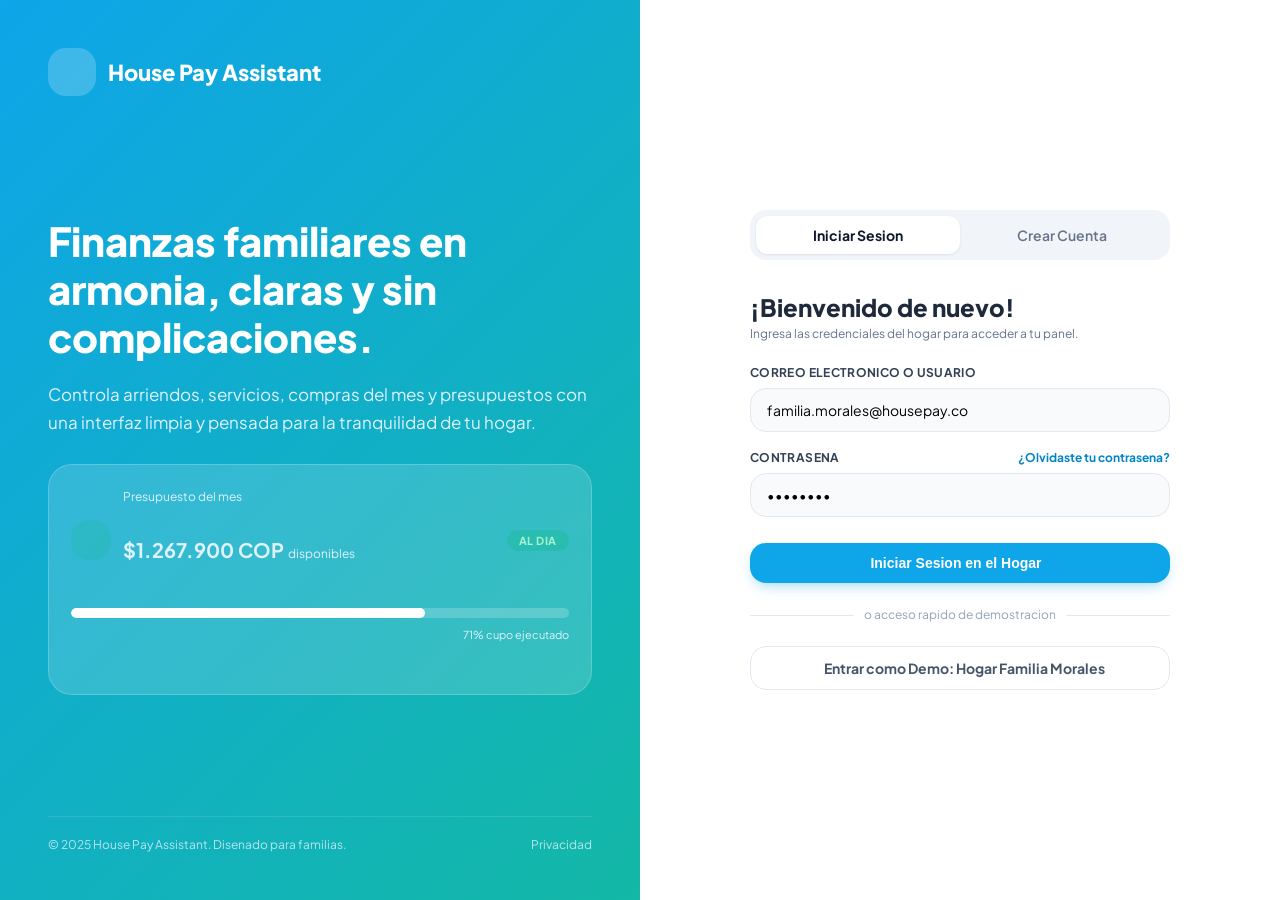
<file: index.html>
<!DOCTYPE html>
<html lang="es">
<head>
  <meta charset="UTF-8">
  <meta name="viewport" content="width=device-width, initial-scale=1.0">
  <title>Iniciar Sesion - House Pay Assistant</title>
  <link rel="preconnect" href="https://fonts.googleapis.com">
  <link href="https://fonts.googleapis.com/css2?family=Plus+Jakarta+Sans:wght@300;400;500;600;700;800&display=swap" rel="stylesheet">
  <link rel="stylesheet" href="styles.css">
</head>
<body>

  <main class="pantalla-acceso">

    <section class="panel-visual degradado-encabezado">
      <header class="marca">
        <div class="icono-redondo"><i class="fa-solid fa-house-chimney-user"></i></div>
        <span style="font-size:22px; font-weight:800;">House Pay Assistant</span>
      </header>

      <div>
        <h1>Finanzas familiares en armonia, claras y sin complicaciones.</h1>
        <p>Controla arriendos, servicios, compras del mes y presupuestos con una interfaz limpia y pensada para la tranquilidad de tu hogar.</p>

        <article class="tarjeta-flotante">
          <div style="display:flex; align-items:center; justify-content:space-between; margin-bottom:14px;">
            <div style="display:flex; align-items:center; gap:12px;">
              <div class="icono-redondo" style="width:40px; height:40px; background-color: rgba(16,185,129,0.2); color:#6ee7b7;">
                <i class="fa-solid fa-piggy-bank"></i>
              </div>
              <div>
                <p style="font-size:12px; color:#e0f2fe;">Presupuesto del mes</p>
                <p style="font-size:20px; font-weight:700;">$1.267.900 COP <span style="font-size:12px; font-weight:400;">disponibles</span></p>
              </div>
            </div>
            <span class="etiqueta" style="background-color: rgba(16,185,129,0.3); color:#a7f3d0;">Al dia</span>
          </div>
          <div class="progreso-fondo" style="background-color: rgba(255,255,255,0.2);">
            <div class="progreso-relleno" style="width:71%; background-color:#ffffff;"></div>
          </div>
          <p style="font-size:11px; color:#e0f2fe; text-align:right; margin-top:8px;">71% cupo ejecutado</p>
        </article>
      </div>

      <footer class="pie-panel-visual">
        <span>© 2025 House Pay Assistant. Disenado para familias.</span>
        <span>Privacidad</span>
      </footer>
    </section>

    <!-- Lado derecho, formulario -->
    <section class="panel-formulario">
      <div class="caja-formulario">

        <nav class="selector-pestanas">
          <a href="index.html" class="pestana pestana-activa" style="display:block;">Iniciar Sesion</a>
          <a href="registro.html" class="pestana" style="display:block;">Crear Cuenta</a>
        </nav>

        <h2 style="font-size:24px; font-weight:800; margin-bottom:4px;">¡Bienvenido de nuevo!</h2>
        <p class="texto-pequeno mb-24">Ingresa las credenciales del hogar para acceder a tu panel.</p>

        <form action="dashboard.html" method="get">
          <div class="campo">
            <label for="correo">Correo electronico o usuario</label>
            <input type="text" id="correo" value="familia.morales@housepay.co">
          </div>

          <div class="campo">
            <div style="display:flex; justify-content:space-between; align-items:center; margin-bottom:8px;">
              <label style="margin-bottom:0;" for="clave">Contrasena</label>
              <a href="mailto:soporte@housepay.co" style="font-size:12px; color:var(--azul-600); font-weight:700;">¿Olvidaste tu contrasena?</a>
            </div>
            <input type="password" id="clave" value="12345678">
          </div>

          <button type="submit" class="boton boton-primario" style="width:100%; margin-top:8px;">
            <span>Iniciar Sesion en el Hogar</span>
            <i class="fa-solid fa-arrow-right"></i>
          </button>
        </form>

        <div class="enlace-separador"><span>o acceso rapido de demostracion</span></div>

        <a href="dashboard.html" class="boton boton-secundario" style="width:100%;">
          <i class="fa-solid fa-wand-magic-sparkles" style="color:var(--azul-500);"></i>
          <span>Entrar como Demo: Hogar Familia Morales</span>
        </a>

      </div>
    </section>

  </main>

</body>
</html>
</file>
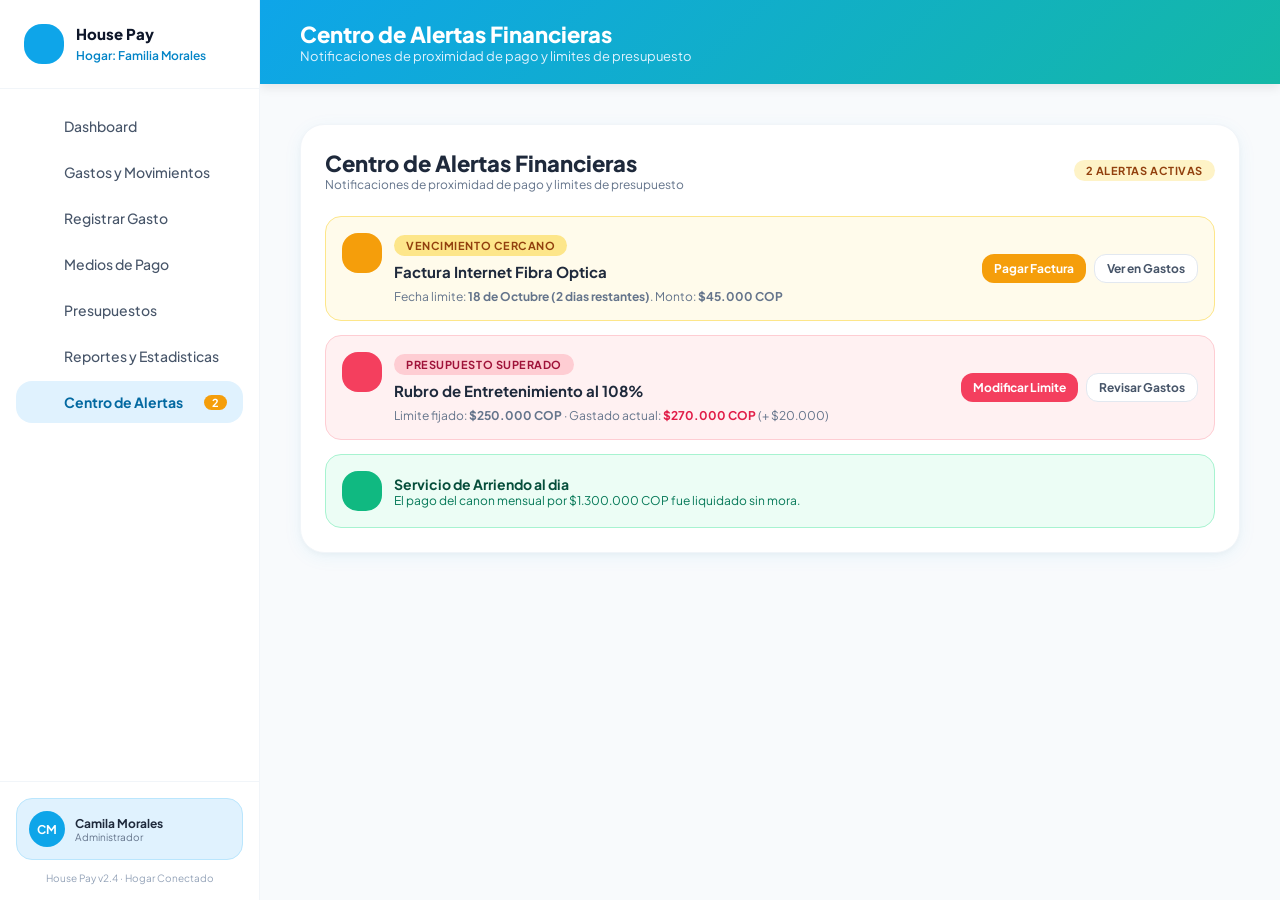
<file: alertas.html>
<!DOCTYPE html>
<html lang="es">
<head>
  <meta charset="UTF-8">
  <meta name="viewport" content="width=device-width, initial-scale=1.0">
  <title>Alertas - House Pay Assistant</title>
  <link rel="preconnect" href="https://fonts.googleapis.com">
  <link href="https://fonts.googleapis.com/css2?family=Plus+Jakarta+Sans:wght@300;400;500;600;700;800&display=swap" rel="stylesheet">
  <link rel="stylesheet" href="styles.css">
</head>
<body>
<div class="app">

  <aside class="barra-lateral">
    <div>
      <div class="logo-app">
        <div class="icono-redondo"><i class="fa-solid fa-house-chimney-user"></i></div>
        <div>
          <h2>House Pay</h2>
          <span>Hogar: Familia Morales</span>
        </div>
      </div>
      <nav class="menu-principal">
        <a href="dashboard.html" class="enlace-menu"><i class="fa-solid fa-grid-2"></i><span>Dashboard</span></a>
        <a href="gastos.html" class="enlace-menu"><i class="fa-solid fa-receipt"></i><span>Gastos y Movimientos</span></a>
        <a href="registrar.html" class="enlace-menu"><i class="fa-solid fa-circle-plus"></i><span>Registrar Gasto</span></a>
        <a href="medios.html" class="enlace-menu"><i class="fa-solid fa-credit-card"></i><span>Medios de Pago</span></a>
        <a href="presupuestos.html" class="enlace-menu"><i class="fa-solid fa-chart-pie"></i><span>Presupuestos</span></a>
        <a href="reportes.html" class="enlace-menu"><i class="fa-solid fa-chart-simple"></i><span>Reportes y Estadisticas</span></a>
        <a href="alertas.html" class="enlace-menu enlace-menu-activo"><i class="fa-solid fa-bell"></i><span>Centro de Alertas</span><span class="globo-aviso">2</span></a>
      </nav>
    </div>
    <div class="pie-lateral">
      <div class="tarjeta-usuario">
        <div style="display:flex; align-items:center; gap:10px;">
          <div class="avatar">CM</div>
          <div>
            <p style="font-size:12px; font-weight:700;">Camila Morales</p>
            <p style="font-size:10px; color:var(--gris-500);">Administrador</p>
          </div>
        </div>
        <a href="index.html" title="Cerrar sesion" style="color:var(--gris-400);"><i class="fa-solid fa-arrow-right-from-bracket"></i></a>
      </div>
      <p class="marca-agua">House Pay v2.4 · Hogar Conectado</p>
    </div>
  </aside>

  <main class="contenido">
    <header class="topbar degradado-encabezado">
      <div class="topbar-superior">
        <div>
          <h1>Centro de Alertas Financieras</h1>
          <p>Notificaciones de proximidad de pago y limites de presupuesto</p>
        </div>
      </div>
    </header>

    <div class="zona-vistas">
      <div class="tarjeta">

        <div style="display:flex; justify-content:space-between; align-items:center; margin-bottom:24px;">
          <div>
            <h3 style="font-size:22px; font-weight:800;">Centro de Alertas Financieras</h3>
            <p class="texto-pequeno">Notificaciones de proximidad de pago y limites de presupuesto</p>
          </div>
          <span class="etiqueta etiqueta-ambar">2 alertas activas</span>
        </div>

        <!-- Alerta 1 -->
        <div class="fila-pago fila-pago-urgente">
          <div style="display:flex; align-items:flex-start; gap:12px;">
            <div class="icono-pago" style="background-color:var(--ambar-500); flex-shrink:0;"><i class="fa-solid fa-clock"></i></div>
            <div>
              <span class="etiqueta" style="background-color:var(--ambar-200); color:var(--ambar-800);">Vencimiento cercano</span>
              <h5 style="font-size:15px; font-weight:700; margin-top:6px;">Factura Internet Fibra Optica</h5>
              <p class="texto-pequeno mt-8">Fecha limite: <strong>18 de Octubre (2 dias restantes)</strong>. Monto: <strong>$45.000 COP</strong></p>
            </div>
          </div>
          <div style="display:flex; gap:8px;">
            <a href="gastos.html" class="boton boton-pequeno" style="background-color:var(--ambar-500); color:#fff;">Pagar Factura</a>
            <a href="gastos.html" class="boton boton-secundario boton-pequeno">Ver en Gastos</a>
          </div>
        </div>

        <!-- Alerta 2 -->
        <div class="fila-pago" style="background-color:var(--rosa-50); border:1px solid var(--rosa-200);">
          <div style="display:flex; align-items:flex-start; gap:12px;">
            <div class="icono-pago" style="background-color:var(--rosa-500); flex-shrink:0;"><i class="fa-solid fa-triangle-exclamation"></i></div>
            <div>
              <span class="etiqueta" style="background-color:var(--rosa-200); color:var(--rosa-800);">Presupuesto superado</span>
              <h5 style="font-size:15px; font-weight:700; margin-top:6px;">Rubro de Entretenimiento al 108%</h5>
              <p class="texto-pequeno mt-8">Limite fijado: <strong>$250.000 COP</strong> · Gastado actual: <strong class="texto-rosa">$270.000 COP</strong> (+ $20.000)</p>
            </div>
          </div>
          <div style="display:flex; gap:8px;">
            <a href="presupuestos.html" class="boton boton-pequeno" style="background-color:var(--rosa-500); color:#fff;">Modificar Limite</a>
            <a href="gastos.html" class="boton boton-secundario boton-pequeno">Revisar Gastos</a>
          </div>
        </div>

        <!-- Notificacion positivo -->
        <div class="fila-pago" style="background-color:var(--verde-50); border:1px solid var(--verde-200); margin-bottom:0;">
          <div style="display:flex; align-items:center; gap:12px;">
            <div class="icono-pago" style="background-color:var(--verde-500);"><i class="fa-solid fa-shield-check"></i></div>
            <div>
              <h5 style="font-size:14px; font-weight:700; color:var(--verde-900);">Servicio de Arriendo al dia</h5>
              <p style="font-size:12px; color:var(--verde-700);">El pago del canon mensual por $1.300.000 COP fue liquidado sin mora.</p>
            </div>
          </div>
        </div>

      </div>
    </div>
  </main>
</div>
</body>
</html>
</file>
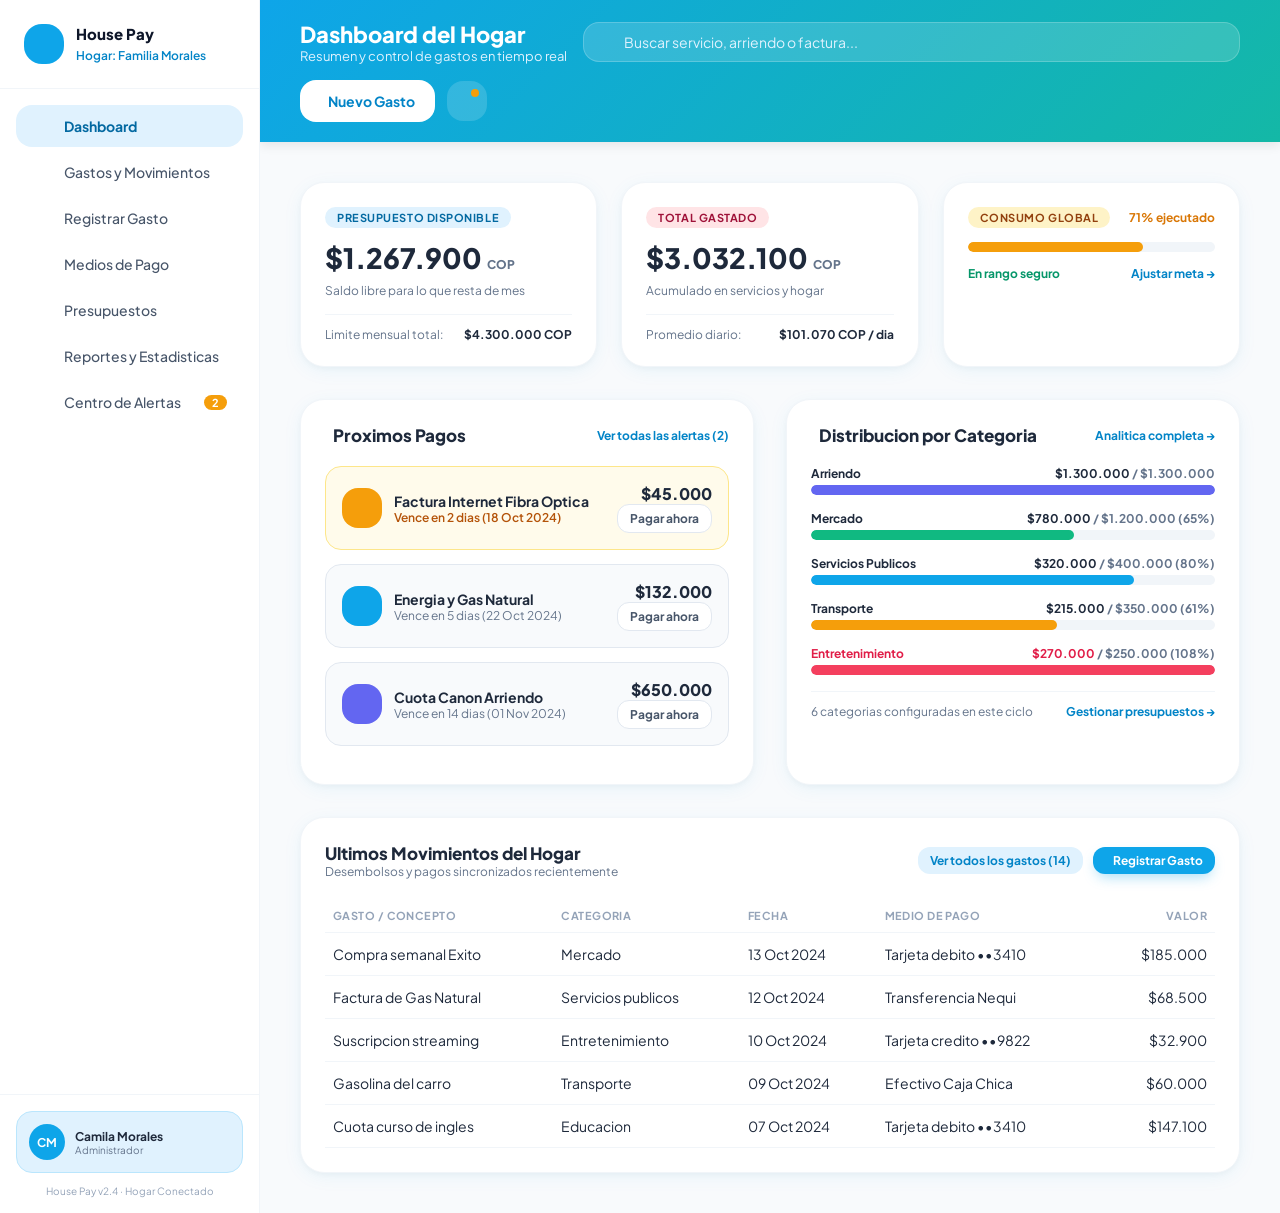
<file: dashboard.html>
<!DOCTYPE html>
<html lang="es">
<head>
  <meta charset="UTF-8">
  <meta name="viewport" content="width=device-width, initial-scale=1.0">
  <title>Dashboard - House Pay Assistant</title>
  <link rel="preconnect" href="https://fonts.googleapis.com">
  <link href="https://fonts.googleapis.com/css2?family=Plus+Jakarta+Sans:wght@300;400;500;600;700;800&display=swap" rel="stylesheet">
  <link rel="stylesheet" href="styles.css">
</head>
<body>
<div class="app">

  <!-- ===== MENU LATERAL ===== -->
  <aside class="barra-lateral">
    <div>
      <div class="logo-app">
        <div class="icono-redondo"><i class="fa-solid fa-house-chimney-user"></i></div>
        <div>
          <h2>House Pay</h2>
          <span>Hogar: Familia Morales</span>
        </div>
      </div>

      <nav class="menu-principal">
        <a href="dashboard.html" class="enlace-menu enlace-menu-activo"><i class="fa-solid fa-grid-2"></i><span>Dashboard</span></a>
        <a href="gastos.html" class="enlace-menu"><i class="fa-solid fa-receipt"></i><span>Gastos y Movimientos</span></a>
        <a href="registrar.html" class="enlace-menu"><i class="fa-solid fa-circle-plus"></i><span>Registrar Gasto</span></a>
        <a href="medios.html" class="enlace-menu"><i class="fa-solid fa-credit-card"></i><span>Medios de Pago</span></a>
        <a href="presupuestos.html" class="enlace-menu"><i class="fa-solid fa-chart-pie"></i><span>Presupuestos</span></a>
        <a href="reportes.html" class="enlace-menu"><i class="fa-solid fa-chart-simple"></i><span>Reportes y Estadisticas</span></a>
        <a href="alertas.html" class="enlace-menu"><i class="fa-solid fa-bell"></i><span>Centro de Alertas</span><span class="globo-aviso">2</span></a>
      </nav>
    </div>

    <div class="pie-lateral">
      <div class="tarjeta-usuario">
        <div style="display:flex; align-items:center; gap:10px;">
          <div class="avatar">CM</div>
          <div>
            <p style="font-size:12px; font-weight:700;">Camila Morales</p>
            <p style="font-size:10px; color:var(--gris-500);">Administrador</p>
          </div>
        </div>
        <a href="index.html" title="Cerrar sesion" style="color:var(--gris-400);"><i class="fa-solid fa-arrow-right-from-bracket"></i></a>
      </div>
      <p class="marca-agua">House Pay v2.4 · Hogar Conectado</p>
    </div>
  </aside>

  <!-- ===== CONTENIDO ===== -->
  <main class="contenido">

    <header class="topbar degradado-encabezado">
      <div class="topbar-superior">
        <div>
          <h1>Dashboard del Hogar</h1>
          <p>Resumen y control de gastos en tiempo real</p>
        </div>
        <div class="buscador">
          <i class="fa-solid fa-magnifying-glass"></i>
          <input type="text" placeholder="Buscar servicio, arriendo o factura...">
        </div>
      </div>
      <div class="fila-superior-acciones">
        <a href="registrar.html" class="boton" style="background-color:#ffffff; color:var(--azul-600);">
          <i class="fa-solid fa-plus"></i><span>Nuevo Gasto</span>
        </a>
        <a href="alertas.html" class="boton-campana"><i class="fa-solid fa-bell" style="color:#fff;"></i><span class="punto-aviso"></span></a>
      </div>
    </header>

    <div class="zona-vistas">

      <!-- Tres tarjetas resumen -->
      <div class="rejilla-3">
        <div class="tarjeta">
          <div style="display:flex; justify-content:space-between; align-items:center; margin-bottom:12px;">
            <span class="etiqueta etiqueta-azul-suave">Presupuesto Disponible</span>
            <i class="fa-solid fa-wallet" style="color:var(--azul-600);"></i>
          </div>
          <h3 style="font-size:28px; font-weight:800;">$1.267.900 <span class="texto-pequeno">COP</span></h3>
          <p class="texto-pequeno mt-8">Saldo libre para lo que resta de mes</p>
          <div style="display:flex; justify-content:space-between; font-size:12px; margin-top:16px; padding-top:12px; border-top:1px solid var(--gris-100);">
            <span class="texto-pequeno">Limite mensual total:</span>
            <span class="texto-negrita">$4.300.000 COP</span>
          </div>
        </div>

        <div class="tarjeta">
          <div style="display:flex; justify-content:space-between; align-items:center; margin-bottom:12px;">
            <span class="etiqueta etiqueta-rosa">Total Gastado</span>
            <i class="fa-solid fa-money-bill-transfer" style="color:var(--rosa-600);"></i>
          </div>
          <h3 style="font-size:28px; font-weight:800;">$3.032.100 <span class="texto-pequeno">COP</span></h3>
          <p class="texto-pequeno mt-8">Acumulado en servicios y hogar</p>
          <div style="display:flex; justify-content:space-between; font-size:12px; margin-top:16px; padding-top:12px; border-top:1px solid var(--gris-100);">
            <span class="texto-pequeno">Promedio diario:</span>
            <span class="texto-negrita">$101.070 COP / dia</span>
          </div>
        </div>

        <div class="tarjeta">
          <div style="display:flex; justify-content:space-between; align-items:center; margin-bottom:12px;">
            <span class="etiqueta etiqueta-ambar">Consumo Global</span>
            <span style="font-size:12px; font-weight:700; color:var(--ambar-600);">71% ejecutado</span>
          </div>
          <div class="progreso-fondo" style="margin:14px 0;">
            <div class="progreso-relleno progreso-ambar" style="width:71%;"></div>
          </div>
          <div style="display:flex; justify-content:space-between; font-size:12px;">
            <span class="texto-verde texto-negrita"><i class="fa-solid fa-circle-check"></i> En rango seguro</span>
            <a href="presupuestos.html" style="color:var(--azul-600); font-weight:700;">Ajustar meta →</a>
          </div>
        </div>
      </div>

      <!-- Dos columnas: proximos pagos / categorias -->
      <div class="rejilla-2">

        <div class="tarjeta">
          <div style="display:flex; justify-content:space-between; align-items:center; margin-bottom:20px;">
            <h4 style="font-size:17px; font-weight:800;"><i class="fa-regular fa-calendar-check" style="color:var(--azul-600); margin-right:8px;"></i>Proximos Pagos</h4>
            <a href="alertas.html" style="font-size:12px; font-weight:700; color:var(--azul-600);">Ver todas las alertas (2)</a>
          </div>

          <div class="fila-pago fila-pago-urgente">
            <div style="display:flex; align-items:center; gap:12px;">
              <div class="icono-pago" style="background-color:var(--ambar-500);"><i class="fa-solid fa-wifi"></i></div>
              <div>
                <h5 style="font-size:14px; font-weight:700;">Factura Internet Fibra Optica</h5>
                <p style="font-size:12px; color:var(--ambar-700); font-weight:600;"><i class="fa-regular fa-clock"></i> Vence en 2 dias (18 Oct 2024)</p>
              </div>
            </div>
            <div style="text-align:right;">
              <p style="font-weight:800;">$45.000</p>
              <a href="alertas.html" class="boton boton-secundario boton-pequeno">Pagar ahora</a>
            </div>
          </div>

          <div class="fila-pago fila-pago-normal">
            <div style="display:flex; align-items:center; gap:12px;">
              <div class="icono-pago" style="background-color:var(--azul-500);"><i class="fa-solid fa-bolt"></i></div>
              <div>
                <h5 style="font-size:14px; font-weight:700;">Energia y Gas Natural</h5>
                <p class="texto-pequeno"><i class="fa-regular fa-clock"></i> Vence en 5 dias (22 Oct 2024)</p>
              </div>
            </div>
            <div style="text-align:right;">
              <p style="font-weight:800;">$132.000</p>
              <a href="alertas.html" class="boton boton-secundario boton-pequeno">Pagar ahora</a>
            </div>
          </div>

          <div class="fila-pago fila-pago-normal">
            <div style="display:flex; align-items:center; gap:12px;">
              <div class="icono-pago" style="background-color:var(--indigo-500);"><i class="fa-solid fa-house"></i></div>
              <div>
                <h5 style="font-size:14px; font-weight:700;">Cuota Canon Arriendo</h5>
                <p class="texto-pequeno"><i class="fa-regular fa-clock"></i> Vence en 14 dias (01 Nov 2024)</p>
              </div>
            </div>
            <div style="text-align:right;">
              <p style="font-weight:800;">$650.000</p>
              <a href="alertas.html" class="boton boton-secundario boton-pequeno">Pagar ahora</a>
            </div>
          </div>
        </div>

        <div class="tarjeta">
          <div style="display:flex; justify-content:space-between; align-items:center; margin-bottom:20px;">
            <h4 style="font-size:17px; font-weight:800;"><i class="fa-solid fa-chart-column" style="color:var(--azul-600); margin-right:8px;"></i>Distribucion por Categoria</h4>
            <a href="reportes.html" style="font-size:12px; font-weight:700; color:var(--azul-600);">Analitica completa →</a>
          </div>

          <div class="mb-16">
            <div style="display:flex; justify-content:space-between; font-size:12px; font-weight:700; margin-bottom:4px;">
              <span><i class="fa-solid fa-house" style="color:var(--indigo-500);"></i> Arriendo</span>
              <span>$1.300.000 <span class="texto-pequeno">/ $1.300.000</span></span>
            </div>
            <div class="progreso-fondo"><div class="progreso-relleno progreso-indigo" style="width:100%;"></div></div>
          </div>

          <div class="mb-16">
            <div style="display:flex; justify-content:space-between; font-size:12px; font-weight:700; margin-bottom:4px;">
              <span><i class="fa-solid fa-cart-shopping" style="color:var(--verde-500);"></i> Mercado</span>
              <span>$780.000 <span class="texto-pequeno">/ $1.200.000 (65%)</span></span>
            </div>
            <div class="progreso-fondo"><div class="progreso-relleno progreso-verde" style="width:65%;"></div></div>
          </div>

          <div class="mb-16">
            <div style="display:flex; justify-content:space-between; font-size:12px; font-weight:700; margin-bottom:4px;">
              <span><i class="fa-solid fa-bolt" style="color:var(--azul-500);"></i> Servicios Publicos</span>
              <span>$320.000 <span class="texto-pequeno">/ $400.000 (80%)</span></span>
            </div>
            <div class="progreso-fondo"><div class="progreso-relleno progreso-azul" style="width:80%;"></div></div>
          </div>

          <div class="mb-16">
            <div style="display:flex; justify-content:space-between; font-size:12px; font-weight:700; margin-bottom:4px;">
              <span><i class="fa-solid fa-car" style="color:var(--ambar-500);"></i> Transporte</span>
              <span>$215.000 <span class="texto-pequeno">/ $350.000 (61%)</span></span>
            </div>
            <div class="progreso-fondo"><div class="progreso-relleno progreso-ambar" style="width:61%;"></div></div>
          </div>

          <div class="mb-16">
            <div style="display:flex; justify-content:space-between; font-size:12px; font-weight:700; margin-bottom:4px;">
              <span class="texto-rosa"><i class="fa-solid fa-triangle-exclamation"></i> Entretenimiento</span>
              <span class="texto-rosa">$270.000 <span class="texto-pequeno">/ $250.000 (108%)</span></span>
            </div>
            <div class="progreso-fondo"><div class="progreso-relleno progreso-rosa" style="width:100%;"></div></div>
          </div>

          <div style="display:flex; justify-content:space-between; font-size:12px; margin-top:16px; padding-top:12px; border-top:1px solid var(--gris-100);">
            <span class="texto-pequeno">6 categorias configuradas en este ciclo</span>
            <a href="presupuestos.html" style="color:var(--azul-600); font-weight:700;">Gestionar presupuestos →</a>
          </div>
        </div>

      </div>

      <!-- Ultimos movimientos -->
      <div class="tarjeta">
        <div style="display:flex; justify-content:space-between; align-items:center; flex-wrap:wrap; gap:12px; margin-bottom:20px;">
          <div>
            <h4 style="font-size:17px; font-weight:800;">Ultimos Movimientos del Hogar</h4>
            <p class="texto-pequeno">Desembolsos y pagos sincronizados recientemente</p>
          </div>
          <div style="display:flex; gap:10px;">
            <a href="gastos.html" class="boton boton-secundario boton-pequeno" style="background-color:#e0f2fe; color:var(--azul-600); border:none;">Ver todos los gastos (14)</a>
            <a href="registrar.html" class="boton boton-primario boton-pequeno"><i class="fa-solid fa-plus"></i> Registrar Gasto</a>
          </div>
        </div>

        <table class="tabla-simple">
          <thead>
            <tr><th>Gasto / Concepto</th><th>Categoria</th><th>Fecha</th><th>Medio de Pago</th><th style="text-align:right;">Valor</th></tr>
          </thead>
          <tbody>
            <tr><td>Compra semanal Exito</td><td>Mercado</td><td>13 Oct 2024</td><td>Tarjeta debito ••3410</td><td style="text-align:right;">$185.000</td></tr>
            <tr><td>Factura de Gas Natural</td><td>Servicios publicos</td><td>12 Oct 2024</td><td>Transferencia Nequi</td><td style="text-align:right;">$68.500</td></tr>
            <tr><td>Suscripcion streaming</td><td>Entretenimiento</td><td>10 Oct 2024</td><td>Tarjeta credito ••9822</td><td style="text-align:right;">$32.900</td></tr>
            <tr><td>Gasolina del carro</td><td>Transporte</td><td>09 Oct 2024</td><td>Efectivo Caja Chica</td><td style="text-align:right;">$60.000</td></tr>
            <tr><td>Cuota curso de ingles</td><td>Educacion</td><td>07 Oct 2024</td><td>Tarjeta debito ••3410</td><td style="text-align:right;">$147.100</td></tr>
          </tbody>
        </table>
      </div>

    </div>
  </main>
</div>
</body>
</html>
</file>
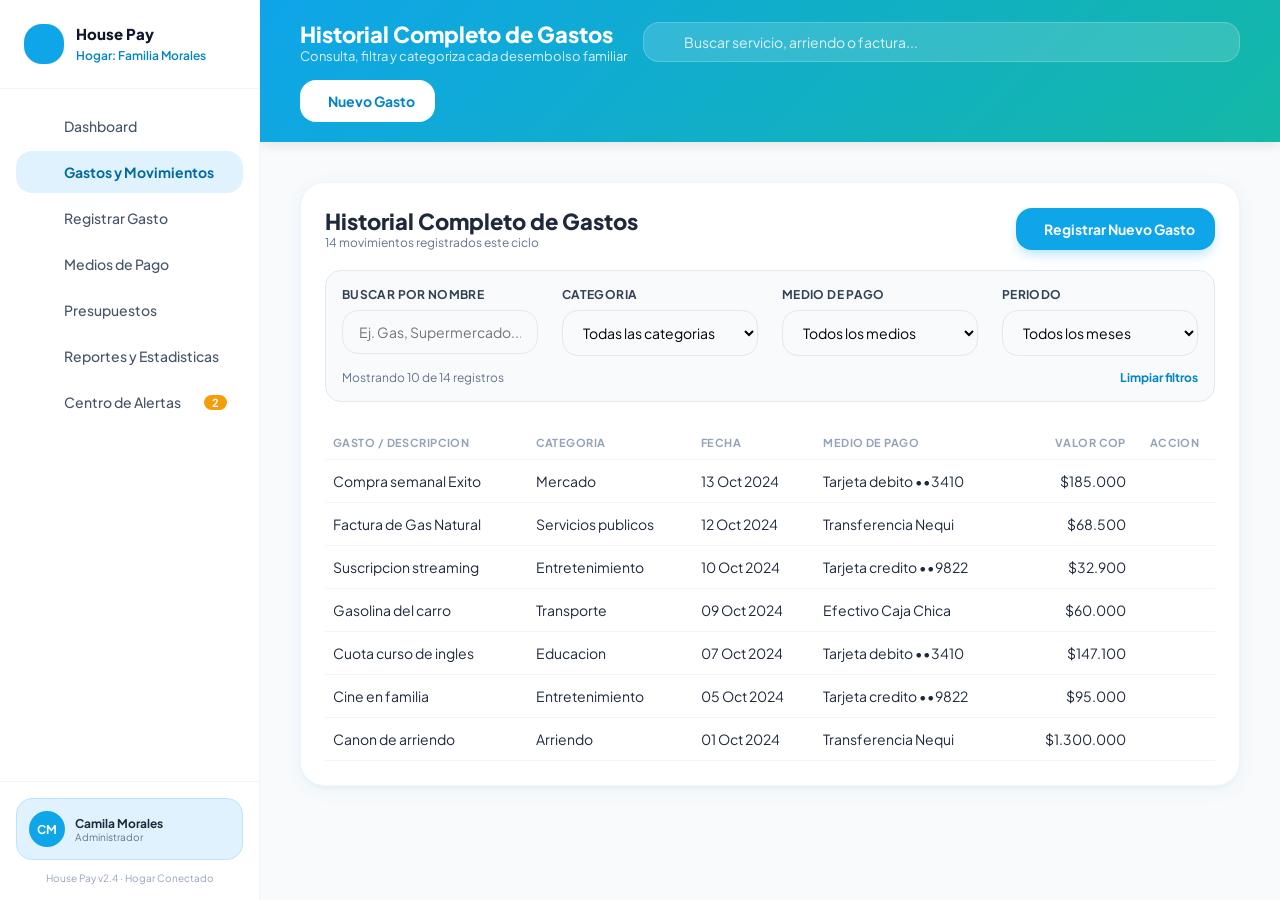
<file: gastos.html>
<!DOCTYPE html>
<html lang="es">
<head>
  <meta charset="UTF-8">
  <meta name="viewport" content="width=device-width, initial-scale=1.0">
  <title>Gastos - House Pay Assistant</title>
  <link rel="preconnect" href="https://fonts.googleapis.com">
  <link href="https://fonts.googleapis.com/css2?family=Plus+Jakarta+Sans:wght@300;400;500;600;700;800&display=swap" rel="stylesheet">
  <link rel="stylesheet" href="styles.css">
</head>
<body>
<div class="app">

  <aside class="barra-lateral">
    <div>
      <div class="logo-app">
        <div class="icono-redondo"><i class="fa-solid fa-house-chimney-user"></i></div>
        <div>
          <h2>House Pay</h2>
          <span>Hogar: Familia Morales</span>
        </div>
      </div>
      <nav class="menu-principal">
        <a href="dashboard.html" class="enlace-menu"><i class="fa-solid fa-grid-2"></i><span>Dashboard</span></a>
        <a href="gastos.html" class="enlace-menu enlace-menu-activo"><i class="fa-solid fa-receipt"></i><span>Gastos y Movimientos</span></a>
        <a href="registrar.html" class="enlace-menu"><i class="fa-solid fa-circle-plus"></i><span>Registrar Gasto</span></a>
        <a href="medios.html" class="enlace-menu"><i class="fa-solid fa-credit-card"></i><span>Medios de Pago</span></a>
        <a href="presupuestos.html" class="enlace-menu"><i class="fa-solid fa-chart-pie"></i><span>Presupuestos</span></a>
        <a href="reportes.html" class="enlace-menu"><i class="fa-solid fa-chart-simple"></i><span>Reportes y Estadisticas</span></a>
        <a href="alertas.html" class="enlace-menu"><i class="fa-solid fa-bell"></i><span>Centro de Alertas</span><span class="globo-aviso">2</span></a>
      </nav>
    </div>
    <div class="pie-lateral">
      <div class="tarjeta-usuario">
        <div style="display:flex; align-items:center; gap:10px;">
          <div class="avatar">CM</div>
          <div>
            <p style="font-size:12px; font-weight:700;">Camila Morales</p>
            <p style="font-size:10px; color:var(--gris-500);">Administrador</p>
          </div>
        </div>
        <a href="index.html" title="Cerrar sesion" style="color:var(--gris-400);"><i class="fa-solid fa-arrow-right-from-bracket"></i></a>
      </div>
      <p class="marca-agua">House Pay v2.4 · Hogar Conectado</p>
    </div>
  </aside>

  <main class="contenido">
    <header class="topbar degradado-encabezado">
      <div class="topbar-superior">
        <div>
          <h1>Historial Completo de Gastos</h1>
          <p>Consulta, filtra y categoriza cada desembolso familiar</p>
        </div>
        <div class="buscador">
          <i class="fa-solid fa-magnifying-glass"></i>
          <input type="text" placeholder="Buscar servicio, arriendo o factura...">
        </div>
      </div>
      <div class="fila-superior-acciones">
        <a href="registrar.html" class="boton" style="background-color:#ffffff; color:var(--azul-600);">
          <i class="fa-solid fa-plus"></i><span>Nuevo Gasto</span>
        </a>
      </div>
    </header>

    <div class="zona-vistas">
      <div class="tarjeta">

        <div style="display:flex; justify-content:space-between; align-items:center; flex-wrap:wrap; gap:12px; margin-bottom:20px;">
          <div>
            <h3 style="font-size:22px; font-weight:800;">Historial Completo de Gastos</h3>
            <p class="texto-pequeno">14 movimientos registrados este ciclo</p>
          </div>
          <a href="registrar.html" class="boton boton-primario"><i class="fa-solid fa-plus"></i><span>Registrar Nuevo Gasto</span></a>
        </div>

        <!-- Filtros: es un formulario normal, no hace nada porque no hay backend -->
        <form style="background-color:var(--gris-50); padding:16px; border-radius:16px; border:1px solid var(--gris-200); margin-bottom:24px;">
          <div class="rejilla-4" style="margin-bottom:0;">
            <div class="campo" style="margin-bottom:0;">
              <label for="f-nombre">Buscar por nombre</label>
              <input type="text" id="f-nombre" placeholder="Ej. Gas, Supermercado...">
            </div>
            <div class="campo" style="margin-bottom:0;">
              <label for="f-categoria">Categoria</label>
              <select id="f-categoria">
                <option>Todas las categorias</option>
                <option>Servicios publicos</option>
                <option>Mercado</option>
                <option>Arriendo</option>
                <option>Transporte</option>
                <option>Educacion</option>
                <option>Entretenimiento</option>
              </select>
            </div>
            <div class="campo" style="margin-bottom:0;">
              <label for="f-medio">Medio de Pago</label>
              <select id="f-medio">
                <option>Todos los medios</option>
                <option>Tarjeta de credito</option>
                <option>Tarjeta debito</option>
                <option>Efectivo</option>
                <option>Transferencia bancaria</option>
              </select>
            </div>
            <div class="campo" style="margin-bottom:0;">
              <label for="f-periodo">Periodo</label>
              <select id="f-periodo">
                <option>Todos los meses</option>
                <option>Octubre 2024 (Actual)</option>
                <option>Septiembre 2024</option>
              </select>
            </div>
          </div>
          <div style="display:flex; justify-content:space-between; align-items:center; margin-top:14px; font-size:12px;">
            <span class="texto-pequeno">Mostrando 10 de 14 registros</span>
            <a href="gastos.html" style="color:var(--azul-600); font-weight:700;"><i class="fa-solid fa-arrow-rotate-left"></i> Limpiar filtros</a>
          </div>
        </form>

        <table class="tabla-simple">
          <thead>
            <tr><th>Gasto / Descripcion</th><th>Categoria</th><th>Fecha</th><th>Medio de Pago</th><th style="text-align:right;">Valor COP</th><th style="text-align:center;">Accion</th></tr>
          </thead>
          <tbody>
            <tr><td>Compra semanal Exito</td><td>Mercado</td><td>13 Oct 2024</td><td>Tarjeta debito ••3410</td><td style="text-align:right;">$185.000</td><td style="text-align:center;"><i class="fa-regular fa-eye" style="color:var(--gris-400);"></i></td></tr>
            <tr><td>Factura de Gas Natural</td><td>Servicios publicos</td><td>12 Oct 2024</td><td>Transferencia Nequi</td><td style="text-align:right;">$68.500</td><td style="text-align:center;"><i class="fa-regular fa-eye" style="color:var(--gris-400);"></i></td></tr>
            <tr><td>Suscripcion streaming</td><td>Entretenimiento</td><td>10 Oct 2024</td><td>Tarjeta credito ••9822</td><td style="text-align:right;">$32.900</td><td style="text-align:center;"><i class="fa-regular fa-eye" style="color:var(--gris-400);"></i></td></tr>
            <tr><td>Gasolina del carro</td><td>Transporte</td><td>09 Oct 2024</td><td>Efectivo Caja Chica</td><td style="text-align:right;">$60.000</td><td style="text-align:center;"><i class="fa-regular fa-eye" style="color:var(--gris-400);"></i></td></tr>
            <tr><td>Cuota curso de ingles</td><td>Educacion</td><td>07 Oct 2024</td><td>Tarjeta debito ••3410</td><td style="text-align:right;">$147.100</td><td style="text-align:center;"><i class="fa-regular fa-eye" style="color:var(--gris-400);"></i></td></tr>
            <tr><td>Cine en familia</td><td>Entretenimiento</td><td>05 Oct 2024</td><td>Tarjeta credito ••9822</td><td style="text-align:right;">$95.000</td><td style="text-align:center;"><i class="fa-regular fa-eye" style="color:var(--gris-400);"></i></td></tr>
            <tr><td>Canon de arriendo</td><td>Arriendo</td><td>01 Oct 2024</td><td>Transferencia Nequi</td><td style="text-align:right;">$1.300.000</td><td style="text-align:center;"><i class="fa-regular fa-eye" style="color:var(--gris-400);"></i></td></tr>
          </tbody>
        </table>
      </div>
    </div>
  </main>
</div>
</body>
</html>
</file>
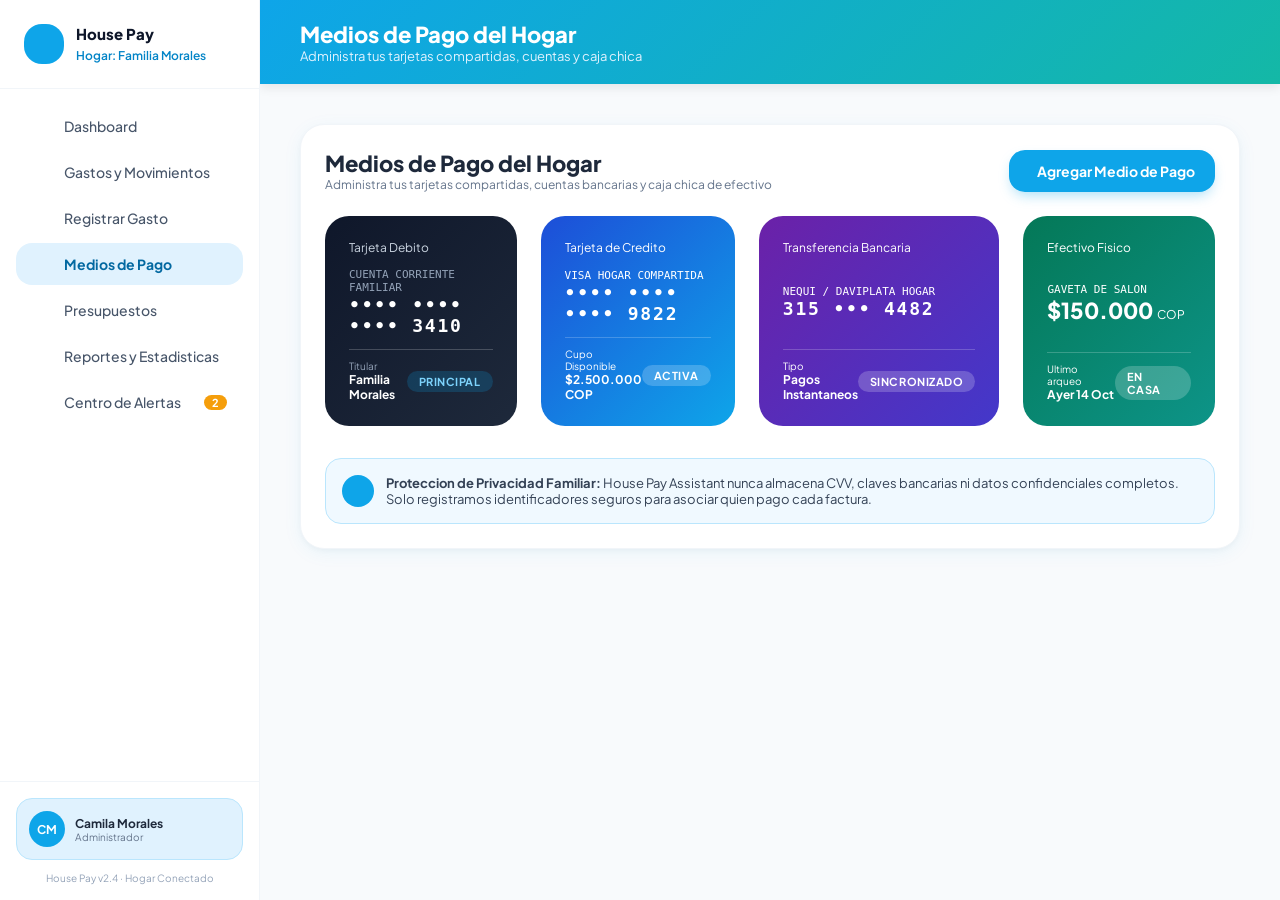
<file: medios.html>
<!DOCTYPE html>
<html lang="es">
<head>
  <meta charset="UTF-8">
  <meta name="viewport" content="width=device-width, initial-scale=1.0">
  <title>Medios de Pago - House Pay Assistant</title>
  <link rel="preconnect" href="https://fonts.googleapis.com">
  <link href="https://fonts.googleapis.com/css2?family=Plus+Jakarta+Sans:wght@300;400;500;600;700;800&display=swap" rel="stylesheet">
  <link rel="stylesheet" href="styles.css">
</head>
<body>
<div class="app">

  <aside class="barra-lateral">
    <div>
      <div class="logo-app">
        <div class="icono-redondo"><i class="fa-solid fa-house-chimney-user"></i></div>
        <div>
          <h2>House Pay</h2>
          <span>Hogar: Familia Morales</span>
        </div>
      </div>
      <nav class="menu-principal">
        <a href="dashboard.html" class="enlace-menu"><i class="fa-solid fa-grid-2"></i><span>Dashboard</span></a>
        <a href="gastos.html" class="enlace-menu"><i class="fa-solid fa-receipt"></i><span>Gastos y Movimientos</span></a>
        <a href="registrar.html" class="enlace-menu"><i class="fa-solid fa-circle-plus"></i><span>Registrar Gasto</span></a>
        <a href="medios.html" class="enlace-menu enlace-menu-activo"><i class="fa-solid fa-credit-card"></i><span>Medios de Pago</span></a>
        <a href="presupuestos.html" class="enlace-menu"><i class="fa-solid fa-chart-pie"></i><span>Presupuestos</span></a>
        <a href="reportes.html" class="enlace-menu"><i class="fa-solid fa-chart-simple"></i><span>Reportes y Estadisticas</span></a>
        <a href="alertas.html" class="enlace-menu"><i class="fa-solid fa-bell"></i><span>Centro de Alertas</span><span class="globo-aviso">2</span></a>
      </nav>
    </div>
    <div class="pie-lateral">
      <div class="tarjeta-usuario">
        <div style="display:flex; align-items:center; gap:10px;">
          <div class="avatar">CM</div>
          <div>
            <p style="font-size:12px; font-weight:700;">Camila Morales</p>
            <p style="font-size:10px; color:var(--gris-500);">Administrador</p>
          </div>
        </div>
        <a href="index.html" title="Cerrar sesion" style="color:var(--gris-400);"><i class="fa-solid fa-arrow-right-from-bracket"></i></a>
      </div>
      <p class="marca-agua">House Pay v2.4 · Hogar Conectado</p>
    </div>
  </aside>

  <main class="contenido">
    <header class="topbar degradado-encabezado">
      <div class="topbar-superior">
        <div>
          <h1>Medios de Pago del Hogar</h1>
          <p>Administra tus tarjetas compartidas, cuentas y caja chica</p>
        </div>
      </div>
    </header>

    <div class="zona-vistas">
      <div class="tarjeta">
        <div style="display:flex; justify-content:space-between; align-items:center; flex-wrap:wrap; gap:12px; margin-bottom:24px;">
          <div>
            <h3 style="font-size:22px; font-weight:800;">Medios de Pago del Hogar</h3>
            <p class="texto-pequeno">Administra tus tarjetas compartidas, cuentas bancarias y caja chica de efectivo</p>
          </div>
          <!-- Este enlace abre el modal usando el truco de :target, sin nada de JavaScript -->
          <a href="#modal-medio-pago" class="boton boton-primario"><i class="fa-solid fa-plus"></i><span>Agregar Medio de Pago</span></a>
        </div>

        <div class="rejilla-4">

          <div class="tarjeta-banco banco-negra">
            <div style="display:flex; justify-content:space-between;">
              <span style="font-size:12px; color:#cbd5e1;">Tarjeta Debito</span>
              <i class="fa-solid fa-building-columns" style="color:#94a3b8;"></i>
            </div>
            <div>
              <p style="font-size:11px; color:#94a3b8; font-family:monospace;">CUENTA CORRIENTE FAMILIAR</p>
              <p class="numero">•••• •••• •••• 3410</p>
            </div>
            <div class="fila-final">
              <div>
                <p style="font-size:10px; color:#94a3b8;">Titular</p>
                <p style="font-size:12px; font-weight:700;">Familia Morales</p>
              </div>
              <span class="etiqueta" style="background-color:rgba(14,165,233,0.2); color:#7dd3fc;">Principal</span>
            </div>
          </div>

          <div class="tarjeta-banco banco-azul">
            <div style="display:flex; justify-content:space-between;">
              <span style="font-size:12px;">Tarjeta de Credito</span>
              <i class="fa-brands fa-cc-visa" style="font-size:22px;"></i>
            </div>
            <div>
              <p style="font-size:11px; font-family:monospace;">VISA HOGAR COMPARTIDA</p>
              <p class="numero">•••• •••• •••• 9822</p>
            </div>
            <div class="fila-final">
              <div>
                <p style="font-size:10px;">Cupo Disponible</p>
                <p style="font-size:12px; font-weight:700;">$2.500.000 COP</p>
              </div>
              <span class="etiqueta" style="background-color:rgba(255,255,255,0.2);">Activa</span>
            </div>
          </div>

          <div class="tarjeta-banco banco-morada">
            <div style="display:flex; justify-content:space-between;">
              <span style="font-size:12px;">Transferencia Bancaria</span>
              <i class="fa-solid fa-mobile-screen-button"></i>
            </div>
            <div>
              <p style="font-size:11px; font-family:monospace;">NEQUI / DAVIPLATA HOGAR</p>
              <p class="numero">315 ••• 4482</p>
            </div>
            <div class="fila-final">
              <div>
                <p style="font-size:10px;">Tipo</p>
                <p style="font-size:12px; font-weight:700;">Pagos Instantaneos</p>
              </div>
              <span class="etiqueta" style="background-color:rgba(255,255,255,0.2);">Sincronizado</span>
            </div>
          </div>

          <div class="tarjeta-banco banco-verde">
            <div style="display:flex; justify-content:space-between;">
              <span style="font-size:12px;">Efectivo Fisico</span>
              <i class="fa-solid fa-money-bill-1-wave"></i>
            </div>
            <div>
              <p style="font-size:11px; font-family:monospace;">GAVETA DE SALON</p>
              <p style="font-size:22px; font-weight:800;">$150.000 <span style="font-size:12px; font-weight:400;">COP</span></p>
            </div>
            <div class="fila-final">
              <div>
                <p style="font-size:10px;">Ultimo arqueo</p>
                <p style="font-size:12px; font-weight:700;">Ayer 14 Oct</p>
              </div>
              <span class="etiqueta" style="background-color:rgba(255,255,255,0.2);">En casa</span>
            </div>
          </div>

        </div>

        <div class="aviso-info">
          <div class="icono-redondo"><i class="fa-solid fa-shield-halved"></i></div>
          <p><strong>Proteccion de Privacidad Familiar:</strong> House Pay Assistant nunca almacena CVV, claves bancarias ni datos confidenciales completos. Solo registramos identificadores seguros para asociar quien pago cada factura.</p>
        </div>
      </div>
    </div>
  </main>
</div>

<!-- ===== VENTANA MODAL PARA AGREGAR MEDIO DE PAGO =====
     Se muestra sola gracias al selector :target en el CSS,
     cuando la direccion termina en #modal-medio-pago -->
<div id="modal-medio-pago" class="fondo-modal">
  <div class="caja-modal">
    <div class="cabecera-modal">
      <h4 style="font-weight:800; font-size:18px;">Agregar Medio de Pago</h4>
      <a href="medios.html" class="boton-cerrar-modal"><i class="fa-solid fa-xmark"></i></a>
    </div>

    <form class="formulario">
      <div class="campo">
        <label for="m-tipo">Tipo de Medio</label>
        <select id="m-tipo">
          <option>Tarjeta de credito</option>
          <option>Tarjeta debito</option>
          <option>Transferencia bancaria / Nequi</option>
          <option>Efectivo</option>
        </select>
      </div>
      <div class="campo">
        <label for="m-nombre">Nombre Identificativo</label>
        <input type="text" id="m-nombre" placeholder="Ej. Visa Hogar, Cuenta Ahorros...">
      </div>
      <div class="campo">
        <label for="m-digitos">Ultimos 4 Digitos (Ficticios)</label>
        <input type="text" id="m-digitos" maxlength="4" placeholder="Ej. 8841">
      </div>
      <div class="formulario-acciones">
        <a href="medios.html" class="boton boton-secundario">Cancelar</a>
        <button type="submit" class="boton boton-primario">Guardar Medio</button>
      </div>
    </form>
  </div>
</div>

</body>
</html>
</file>
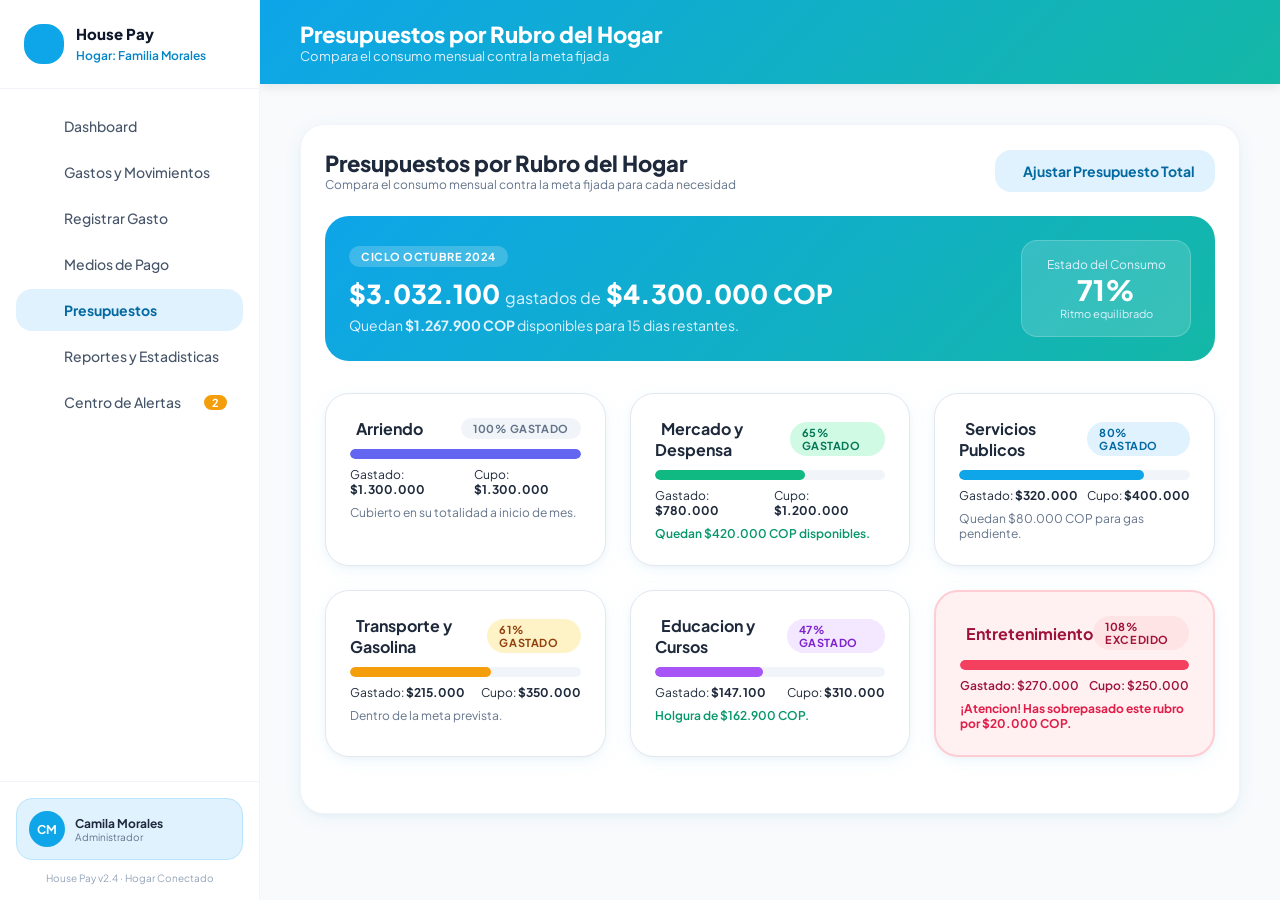
<file: presupuestos.html>
<!DOCTYPE html>
<html lang="es">
<head>
  <meta charset="UTF-8">
  <meta name="viewport" content="width=device-width, initial-scale=1.0">
  <title>Presupuestos - House Pay Assistant</title>
  <link rel="preconnect" href="https://fonts.googleapis.com">
  <link href="https://fonts.googleapis.com/css2?family=Plus+Jakarta+Sans:wght@300;400;500;600;700;800&display=swap" rel="stylesheet">
  <link rel="stylesheet" href="styles.css">
</head>
<body>
<div class="app">

  <aside class="barra-lateral">
    <div>
      <div class="logo-app">
        <div class="icono-redondo"><i class="fa-solid fa-house-chimney-user"></i></div>
        <div>
          <h2>House Pay</h2>
          <span>Hogar: Familia Morales</span>
        </div>
      </div>
      <nav class="menu-principal">
        <a href="dashboard.html" class="enlace-menu"><i class="fa-solid fa-grid-2"></i><span>Dashboard</span></a>
        <a href="gastos.html" class="enlace-menu"><i class="fa-solid fa-receipt"></i><span>Gastos y Movimientos</span></a>
        <a href="registrar.html" class="enlace-menu"><i class="fa-solid fa-circle-plus"></i><span>Registrar Gasto</span></a>
        <a href="medios.html" class="enlace-menu"><i class="fa-solid fa-credit-card"></i><span>Medios de Pago</span></a>
        <a href="presupuestos.html" class="enlace-menu enlace-menu-activo"><i class="fa-solid fa-chart-pie"></i><span>Presupuestos</span></a>
        <a href="reportes.html" class="enlace-menu"><i class="fa-solid fa-chart-simple"></i><span>Reportes y Estadisticas</span></a>
        <a href="alertas.html" class="enlace-menu"><i class="fa-solid fa-bell"></i><span>Centro de Alertas</span><span class="globo-aviso">2</span></a>
      </nav>
    </div>
    <div class="pie-lateral">
      <div class="tarjeta-usuario">
        <div style="display:flex; align-items:center; gap:10px;">
          <div class="avatar">CM</div>
          <div>
            <p style="font-size:12px; font-weight:700;">Camila Morales</p>
            <p style="font-size:10px; color:var(--gris-500);">Administrador</p>
          </div>
        </div>
        <a href="index.html" title="Cerrar sesion" style="color:var(--gris-400);"><i class="fa-solid fa-arrow-right-from-bracket"></i></a>
      </div>
      <p class="marca-agua">House Pay v2.4 · Hogar Conectado</p>
    </div>
  </aside>

  <main class="contenido">
    <header class="topbar degradado-encabezado">
      <div class="topbar-superior">
        <div>
          <h1>Presupuestos por Rubro del Hogar</h1>
          <p>Compara el consumo mensual contra la meta fijada</p>
        </div>
      </div>
    </header>

    <div class="zona-vistas">
      <div class="tarjeta">

        <div style="display:flex; justify-content:space-between; align-items:center; flex-wrap:wrap; gap:12px; margin-bottom:24px;">
          <div>
            <h3 style="font-size:22px; font-weight:800;">Presupuestos por Rubro del Hogar</h3>
            <p class="texto-pequeno">Compara el consumo mensual contra la meta fijada para cada necesidad</p>
          </div>
          <a href="registrar.html" class="boton" style="background-color:#e0f2fe; color:var(--azul-700);"><i class="fa-solid fa-sliders"></i> Ajustar Presupuesto Total</a>
        </div>

        <!-- Monitor grande del mes -->
        <div class="degradado-encabezado" style="border-radius:24px; padding:24px; color:#fff; display:flex; flex-wrap:wrap; justify-content:space-between; align-items:center; gap:20px; margin-bottom:32px;">
          <div>
            <span class="etiqueta" style="background-color:rgba(255,255,255,0.2); color:#fff;">Ciclo Octubre 2024</span>
            <h4 style="font-size:26px; font-weight:800; margin-top:10px;">$3.032.100 <span style="font-size:16px; font-weight:400; color:#e0f2fe;">gastados de</span> $4.300.000 COP</h4>
            <p style="font-size:14px; color:#e0f2fe; margin-top:6px;">Quedan <strong>$1.267.900 COP</strong> disponibles para 15 dias restantes.</p>
          </div>
          <div style="background-color:rgba(255,255,255,0.15); border:1px solid rgba(255,255,255,0.2); border-radius:16px; padding:16px; text-align:center; min-width:170px;">
            <p style="font-size:12px; color:#e0f2fe;">Estado del Consumo</p>
            <p style="font-size:28px; font-weight:800;">71%</p>
            <p style="font-size:11px; color:#e0f2fe;">Ritmo equilibrado</p>
          </div>
        </div>

        <div class="rejilla-3">

          <div class="tarjeta" style="border-color:var(--gris-200);">
            <div style="display:flex; justify-content:space-between; align-items:center; margin-bottom:10px;">
              <span style="font-weight:700;"><i class="fa-solid fa-house" style="color:var(--indigo-500); margin-right:6px;"></i>Arriendo</span>
              <span class="etiqueta etiqueta-gris">100% gastado</span>
            </div>
            <div class="progreso-fondo mb-8"><div class="progreso-relleno progreso-indigo" style="width:100%;"></div></div>
            <div style="display:flex; justify-content:space-between; font-size:12px;">
              <span>Gastado: <strong>$1.300.000</strong></span>
              <span>Cupo: <strong>$1.300.000</strong></span>
            </div>
            <p class="texto-pequeno mt-8">Cubierto en su totalidad a inicio de mes.</p>
          </div>

          <div class="tarjeta" style="border-color:var(--gris-200);">
            <div style="display:flex; justify-content:space-between; align-items:center; margin-bottom:10px;">
              <span style="font-weight:700;"><i class="fa-solid fa-cart-shopping" style="color:var(--verde-500); margin-right:6px;"></i>Mercado y Despensa</span>
              <span class="etiqueta etiqueta-verde">65% gastado</span>
            </div>
            <div class="progreso-fondo mb-8"><div class="progreso-relleno progreso-verde" style="width:65%;"></div></div>
            <div style="display:flex; justify-content:space-between; font-size:12px;">
              <span>Gastado: <strong>$780.000</strong></span>
              <span>Cupo: <strong>$1.200.000</strong></span>
            </div>
            <p class="texto-verde mt-8" style="font-size:12px; font-weight:600;">Quedan $420.000 COP disponibles.</p>
          </div>

          <div class="tarjeta" style="border-color:var(--gris-200);">
            <div style="display:flex; justify-content:space-between; align-items:center; margin-bottom:10px;">
              <span style="font-weight:700;"><i class="fa-solid fa-bolt" style="color:var(--azul-500); margin-right:6px;"></i>Servicios Publicos</span>
              <span class="etiqueta etiqueta-azul-suave">80% gastado</span>
            </div>
            <div class="progreso-fondo mb-8"><div class="progreso-relleno progreso-azul" style="width:80%;"></div></div>
            <div style="display:flex; justify-content:space-between; font-size:12px;">
              <span>Gastado: <strong>$320.000</strong></span>
              <span>Cupo: <strong>$400.000</strong></span>
            </div>
            <p class="texto-pequeno mt-8">Quedan $80.000 COP para gas pendiente.</p>
          </div>

          <div class="tarjeta" style="border-color:var(--gris-200);">
            <div style="display:flex; justify-content:space-between; align-items:center; margin-bottom:10px;">
              <span style="font-weight:700;"><i class="fa-solid fa-car" style="color:var(--ambar-500); margin-right:6px;"></i>Transporte y Gasolina</span>
              <span class="etiqueta etiqueta-ambar">61% gastado</span>
            </div>
            <div class="progreso-fondo mb-8"><div class="progreso-relleno progreso-ambar" style="width:61%;"></div></div>
            <div style="display:flex; justify-content:space-between; font-size:12px;">
              <span>Gastado: <strong>$215.000</strong></span>
              <span>Cupo: <strong>$350.000</strong></span>
            </div>
            <p class="texto-pequeno mt-8">Dentro de la meta prevista.</p>
          </div>

          <div class="tarjeta" style="border-color:var(--gris-200);">
            <div style="display:flex; justify-content:space-between; align-items:center; margin-bottom:10px;">
              <span style="font-weight:700;"><i class="fa-solid fa-graduation-cap" style="color:var(--morado-500); margin-right:6px;"></i>Educacion y Cursos</span>
              <span class="etiqueta" style="background-color:var(--morado-100); color:var(--morado-700);">47% gastado</span>
            </div>
            <div class="progreso-fondo mb-8"><div class="progreso-relleno progreso-morado" style="width:47%;"></div></div>
            <div style="display:flex; justify-content:space-between; font-size:12px;">
              <span>Gastado: <strong>$147.100</strong></span>
              <span>Cupo: <strong>$310.000</strong></span>
            </div>
            <p class="texto-verde mt-8" style="font-size:12px; font-weight:600;">Holgura de $162.900 COP.</p>
          </div>

          <div class="tarjeta" style="border:2px solid var(--rosa-200); background-color:#fff1f2;">
            <div style="display:flex; justify-content:space-between; align-items:center; margin-bottom:10px;">
              <span style="font-weight:700; color:var(--rosa-800);"><i class="fa-solid fa-gamepad" style="margin-right:6px;"></i>Entretenimiento</span>
              <span class="etiqueta etiqueta-rosa"><i class="fa-solid fa-triangle-exclamation"></i> 108% Excedido</span>
            </div>
            <div class="progreso-fondo mb-8" style="background-color:var(--rosa-200);"><div class="progreso-relleno progreso-rosa" style="width:100%;"></div></div>
            <div style="display:flex; justify-content:space-between; font-size:12px; color:var(--rosa-800); font-weight:600;">
              <span>Gastado: $270.000</span>
              <span>Cupo: $250.000</span>
            </div>
            <p style="font-size:12px; color:var(--rosa-600); font-weight:700; margin-top:8px;">¡Atencion! Has sobrepasado este rubro por $20.000 COP.</p>
          </div>

        </div>
      </div>
    </div>
  </main>
</div>
</body>
</html>
</file>
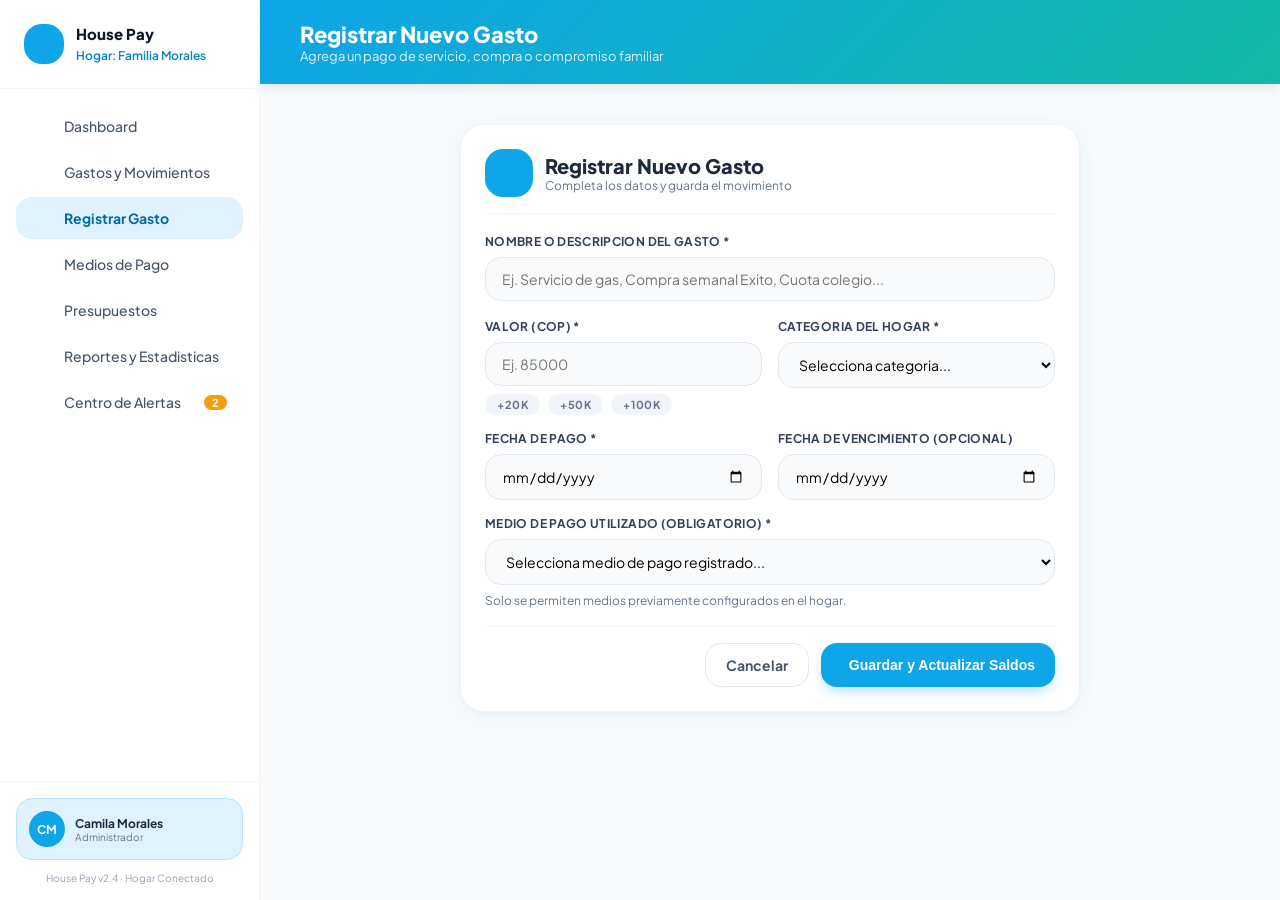
<file: registrar.html>
<!DOCTYPE html>
<html lang="es">
<head>
  <meta charset="UTF-8">
  <meta name="viewport" content="width=device-width, initial-scale=1.0">
  <title>Registrar Gasto - House Pay Assistant</title>
  <link rel="preconnect" href="https://fonts.googleapis.com">
  <link href="https://fonts.googleapis.com/css2?family=Plus+Jakarta+Sans:wght@300;400;500;600;700;800&display=swap" rel="stylesheet">
  <link rel="stylesheet" href="styles.css">
</head>
<body>
<div class="app">

  <aside class="barra-lateral">
    <div>
      <div class="logo-app">
        <div class="icono-redondo"><i class="fa-solid fa-house-chimney-user"></i></div>
        <div>
          <h2>House Pay</h2>
          <span>Hogar: Familia Morales</span>
        </div>
      </div>
      <nav class="menu-principal">
        <a href="dashboard.html" class="enlace-menu"><i class="fa-solid fa-grid-2"></i><span>Dashboard</span></a>
        <a href="gastos.html" class="enlace-menu"><i class="fa-solid fa-receipt"></i><span>Gastos y Movimientos</span></a>
        <a href="registrar.html" class="enlace-menu enlace-menu-activo"><i class="fa-solid fa-circle-plus"></i><span>Registrar Gasto</span></a>
        <a href="medios.html" class="enlace-menu"><i class="fa-solid fa-credit-card"></i><span>Medios de Pago</span></a>
        <a href="presupuestos.html" class="enlace-menu"><i class="fa-solid fa-chart-pie"></i><span>Presupuestos</span></a>
        <a href="reportes.html" class="enlace-menu"><i class="fa-solid fa-chart-simple"></i><span>Reportes y Estadisticas</span></a>
        <a href="alertas.html" class="enlace-menu"><i class="fa-solid fa-bell"></i><span>Centro de Alertas</span><span class="globo-aviso">2</span></a>
      </nav>
    </div>
    <div class="pie-lateral">
      <div class="tarjeta-usuario">
        <div style="display:flex; align-items:center; gap:10px;">
          <div class="avatar">CM</div>
          <div>
            <p style="font-size:12px; font-weight:700;">Camila Morales</p>
            <p style="font-size:10px; color:var(--gris-500);">Administrador</p>
          </div>
        </div>
        <a href="index.html" title="Cerrar sesion" style="color:var(--gris-400);"><i class="fa-solid fa-arrow-right-from-bracket"></i></a>
      </div>
      <p class="marca-agua">House Pay v2.4 · Hogar Conectado</p>
    </div>
  </aside>

  <main class="contenido">
    <header class="topbar degradado-encabezado">
      <div class="topbar-superior">
        <div>
          <h1>Registrar Nuevo Gasto</h1>
          <p>Agrega un pago de servicio, compra o compromiso familiar</p>
        </div>
      </div>
    </header>

    <div class="zona-vistas" style="max-width:700px;">
      <div class="tarjeta">
        <div style="display:flex; align-items:center; gap:12px; margin-bottom:20px; padding-bottom:16px; border-bottom:1px solid var(--gris-100);">
          <div class="icono-redondo" style="background-color:var(--azul-500); color:#fff;"><i class="fa-solid fa-file-invoice-dollar"></i></div>
          <div>
            <h3 style="font-size:20px; font-weight:800;">Registrar Nuevo Gasto</h3>
            <p class="texto-pequeno">Completa los datos y guarda el movimiento</p>
          </div>
        </div>

        <!-- Este formulario no envia datos a ningun lado, es solo la interfaz -->
        <form class="formulario">

          <div class="campo">
            <label for="g-nombre">Nombre o Descripcion del Gasto *</label>
            <input type="text" id="g-nombre" required placeholder="Ej. Servicio de gas, Compra semanal Exito, Cuota colegio...">
          </div>

          <div class="campo-doble mb-16">
            <div class="campo" style="margin-bottom:0;">
              <label for="g-valor">Valor (COP) *</label>
              <input type="number" id="g-valor" required min="100" placeholder="Ej. 85000">
              <div style="display:flex; gap:8px; margin-top:8px;">
                <span class="etiqueta etiqueta-gris">+20k</span>
                <span class="etiqueta etiqueta-gris">+50k</span>
                <span class="etiqueta etiqueta-gris">+100k</span>
              </div>
            </div>
            <div class="campo" style="margin-bottom:0;">
              <label for="g-categoria">Categoria del Hogar *</label>
              <select id="g-categoria" required>
                <option value="" selected disabled>Selecciona categoria...</option>
                <option>Servicios publicos</option>
                <option>Mercado</option>
                <option>Arriendo</option>
                <option>Transporte</option>
                <option>Educacion</option>
                <option>Entretenimiento</option>
              </select>
            </div>
          </div>

          <div class="campo-doble mb-16">
            <div class="campo" style="margin-bottom:0;">
              <label for="g-fecha">Fecha de Pago *</label>
              <input type="date" id="g-fecha" required>
            </div>
            <div class="campo" style="margin-bottom:0;">
              <label for="g-vencimiento">Fecha de Vencimiento (Opcional)</label>
              <input type="date" id="g-vencimiento">
            </div>
          </div>

          <div class="campo">
            <label for="g-medio">Medio de Pago Utilizado (Obligatorio) *</label>
            <select id="g-medio" required>
              <option value="" selected disabled>Selecciona medio de pago registrado...</option>
              <option>Tarjeta debito Bancolombia (••3410)</option>
              <option>Tarjeta de credito Visa Hogar (••9822)</option>
              <option>Transferencia bancaria / Nequi</option>
              <option>Efectivo en Caja Chica Hogar</option>
            </select>
            <p class="texto-pequeno mt-8">Solo se permiten medios previamente configurados en el hogar.</p>
          </div>

          <div class="formulario-acciones">
            <a href="gastos.html" class="boton boton-secundario">Cancelar</a>
            <button type="submit" class="boton boton-primario"><i class="fa-solid fa-check"></i><span>Guardar y Actualizar Saldos</span></button>
          </div>
        </form>
      </div>
    </div>
  </main>
</div>
</body>
</html>
</file>
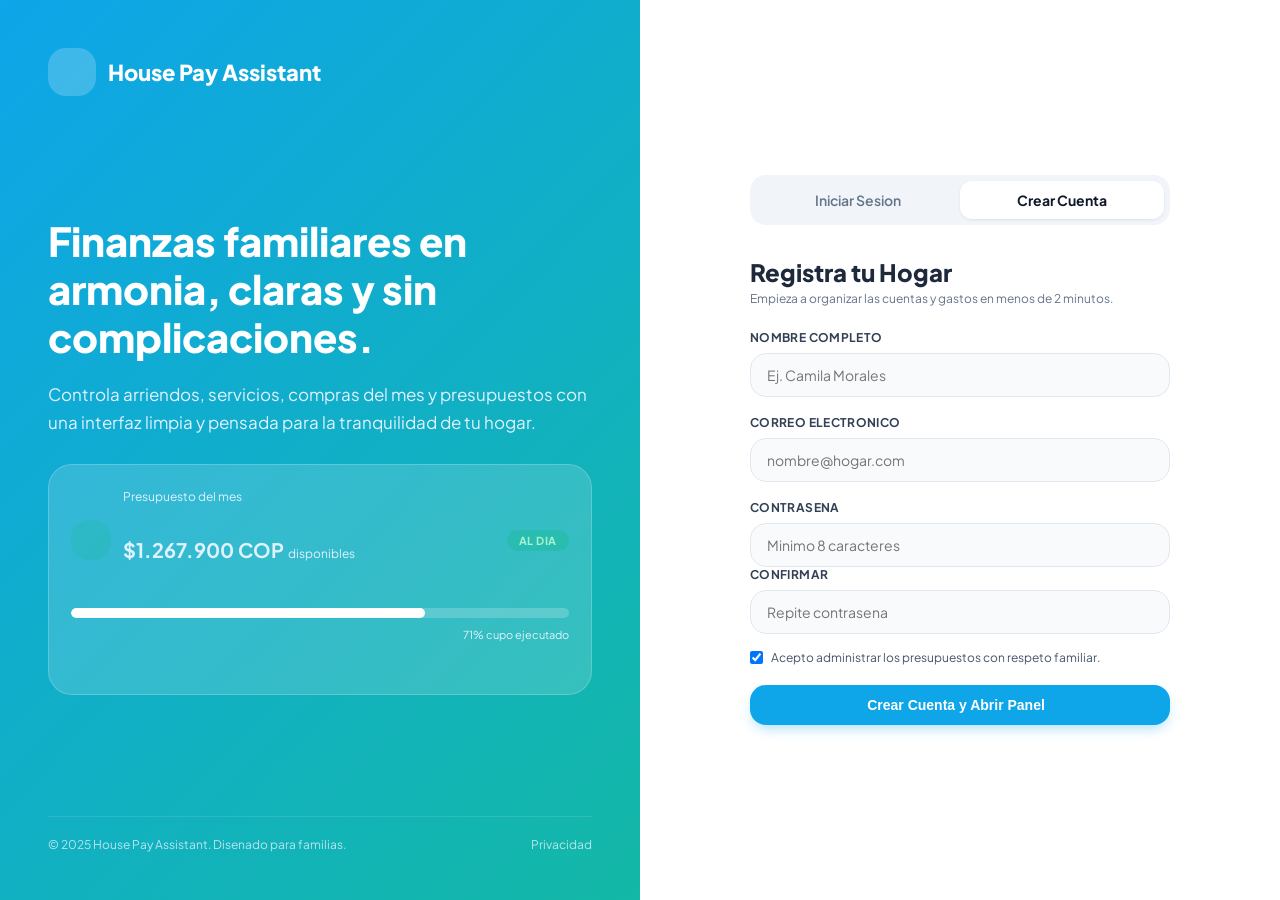
<file: registro.html>
<!DOCTYPE html>
<html lang="es">
<head>
  <meta charset="UTF-8">
  <meta name="viewport" content="width=device-width, initial-scale=1.0">
  <title>Crear Cuenta - House Pay Assistant</title>
  <link rel="preconnect" href="https://fonts.googleapis.com">
  <link href="https://fonts.googleapis.com/css2?family=Plus+Jakarta+Sans:wght@300;400;500;600;700;800&display=swap" rel="stylesheet">
  <link rel="stylesheet" href="styles.css">
</head>
<body>

  <main class="pantalla-acceso">

    <div class="panel-visual degradado-encabezado">
      <div class="marca">
        <div class="icono-redondo"><i class="fa-solid fa-house-chimney-user"></i></div>
        <span style="font-size:22px; font-weight:800;">House Pay Assistant</span>
      </div>

      <div>
        <h1>Finanzas familiares en armonia, claras y sin complicaciones.</h1>
        <p>Controla arriendos, servicios, compras del mes y presupuestos con una interfaz limpia y pensada para la tranquilidad de tu hogar.</p>

        <div class="tarjeta-flotante">
          <div style="display:flex; align-items:center; justify-content:space-between; margin-bottom:14px;">
            <div style="display:flex; align-items:center; gap:12px;">
              <div class="icono-redondo" style="width:40px; height:40px; background-color: rgba(16,185,129,0.2); color:#6ee7b7;">
                <i class="fa-solid fa-piggy-bank"></i>
              </div>
              <div>
                <p style="font-size:12px; color:#e0f2fe;">Presupuesto del mes</p>
                <p style="font-size:20px; font-weight:700;">$1.267.900 COP <span style="font-size:12px; font-weight:400;">disponibles</span></p>
              </div>
            </div>
            <span class="etiqueta" style="background-color: rgba(16,185,129,0.3); color:#a7f3d0;">Al dia</span>
          </div>
          <div class="progreso-fondo" style="background-color: rgba(255,255,255,0.2);">
            <div class="progreso-relleno" style="width:71%; background-color:#ffffff;"></div>
          </div>
          <p style="font-size:11px; color:#e0f2fe; text-align:right; margin-top:8px;">71% cupo ejecutado</p>
        </div>
      </div>

      <div class="pie-panel-visual">
        <span>© 2025 House Pay Assistant. Disenado para familias.</span>
        <span>Privacidad</span>
      </div>
    </div>

    <div class="panel-formulario">
      <div class="caja-formulario">

        <div class="selector-pestanas">
          <a href="index.html" class="pestana" style="display:block;">Iniciar Sesion</a>
          <a href="registro.html" class="pestana pestana-activa" style="display:block;">Crear Cuenta</a>
        </div>

        <h2 style="font-size:24px; font-weight:800; margin-bottom:4px;">Registra tu Hogar</h2>
        <p class="texto-pequeno mb-24">Empieza a organizar las cuentas y gastos en menos de 2 minutos.</p>

        <form action="dashboard.html" method="get">
          <div class="campo">
            <label for="nombre">Nombre completo</label>
            <input type="text" id="nombre" placeholder="Ej. Camila Morales">
          </div>

          <div class="campo">
            <label for="correo2">Correo electronico</label>
            <input type="email" id="correo2" placeholder="nombre@hogar.com">
          </div>

          <div class="formulario campo-doble mb-16">
            <div class="campo" style="margin-bottom:0;">
              <label for="clave1">Contrasena</label>
              <input type="password" id="clave1" placeholder="Minimo 8 caracteres">
            </div>
            <div class="campo" style="margin-bottom:0;">
              <label for="clave2">Confirmar</label>
              <input type="password" id="clave2" placeholder="Repite contrasena">
            </div>
          </div>

          <div style="display:flex; align-items:center; gap:8px; margin-bottom:20px;">
            <input type="checkbox" id="terminos" checked>
            <label for="terminos" style="font-size:12px; color:var(--gris-600);">Acepto administrar los presupuestos con respeto familiar.</label>
          </div>

          <button type="submit" class="boton boton-primario" style="width:100%;">
            <span>Crear Cuenta y Abrir Panel</span>
            <i class="fa-solid fa-arrow-right"></i>
          </button>
        </form>

      </div>
    </div>

  </main>

</body>
</html>
</file>
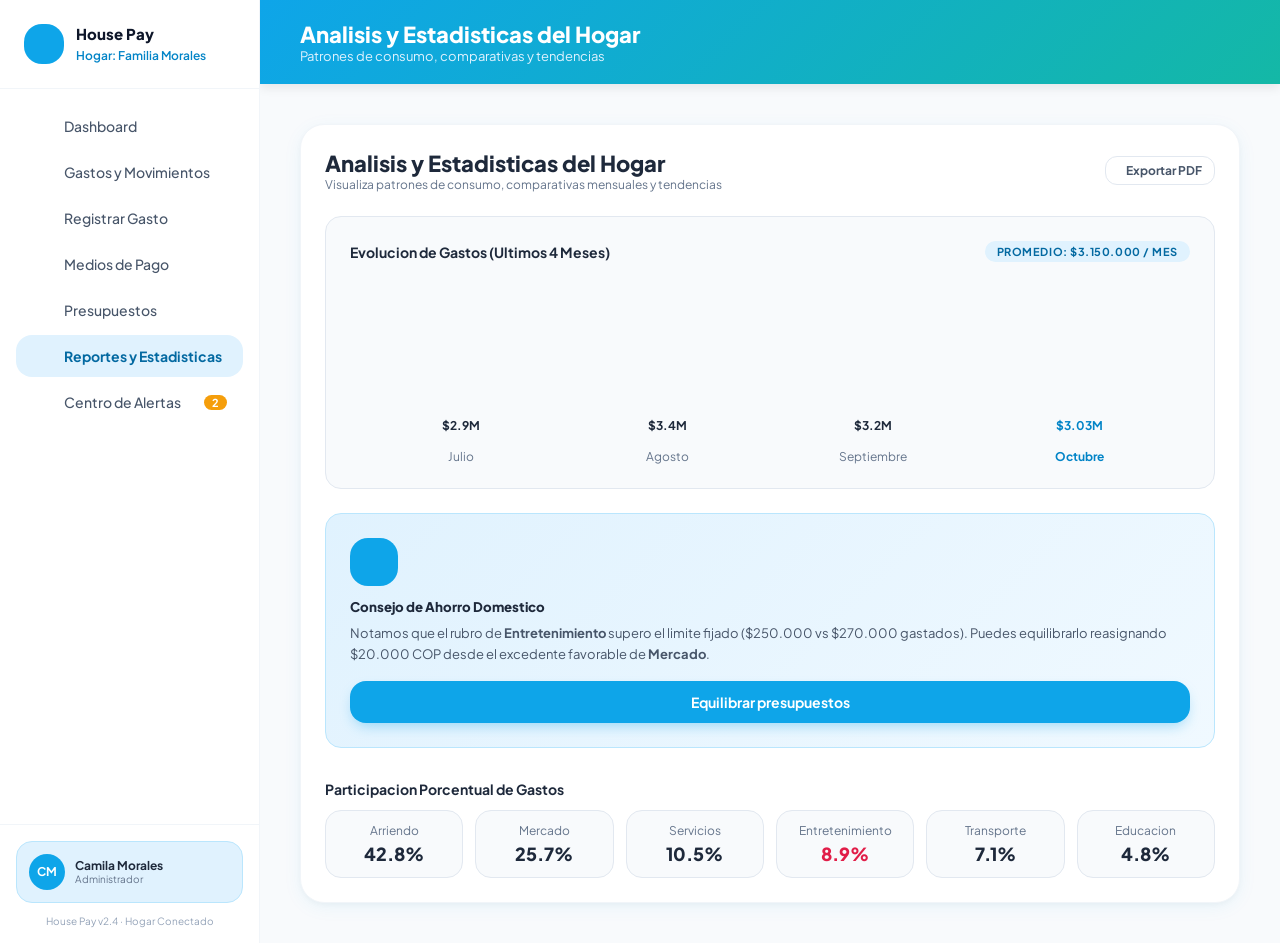
<file: reportes.html>
<!DOCTYPE html>
<html lang="es">
<head>
  <meta charset="UTF-8">
  <meta name="viewport" content="width=device-width, initial-scale=1.0">
  <title>Reportes - House Pay Assistant</title>
  <link rel="preconnect" href="https://fonts.googleapis.com">
  <link href="https://fonts.googleapis.com/css2?family=Plus+Jakarta+Sans:wght@300;400;500;600;700;800&display=swap" rel="stylesheet">
  <link rel="stylesheet" href="styles.css">
</head>
<body>
<div class="app">

  <aside class="barra-lateral">
    <div>
      <div class="logo-app">
        <div class="icono-redondo"><i class="fa-solid fa-house-chimney-user"></i></div>
        <div>
          <h2>House Pay</h2>
          <span>Hogar: Familia Morales</span>
        </div>
      </div>
      <nav class="menu-principal">
        <a href="dashboard.html" class="enlace-menu"><i class="fa-solid fa-grid-2"></i><span>Dashboard</span></a>
        <a href="gastos.html" class="enlace-menu"><i class="fa-solid fa-receipt"></i><span>Gastos y Movimientos</span></a>
        <a href="registrar.html" class="enlace-menu"><i class="fa-solid fa-circle-plus"></i><span>Registrar Gasto</span></a>
        <a href="medios.html" class="enlace-menu"><i class="fa-solid fa-credit-card"></i><span>Medios de Pago</span></a>
        <a href="presupuestos.html" class="enlace-menu"><i class="fa-solid fa-chart-pie"></i><span>Presupuestos</span></a>
        <a href="reportes.html" class="enlace-menu enlace-menu-activo"><i class="fa-solid fa-chart-simple"></i><span>Reportes y Estadisticas</span></a>
        <a href="alertas.html" class="enlace-menu"><i class="fa-solid fa-bell"></i><span>Centro de Alertas</span><span class="globo-aviso">2</span></a>
      </nav>
    </div>
    <div class="pie-lateral">
      <div class="tarjeta-usuario">
        <div style="display:flex; align-items:center; gap:10px;">
          <div class="avatar">CM</div>
          <div>
            <p style="font-size:12px; font-weight:700;">Camila Morales</p>
            <p style="font-size:10px; color:var(--gris-500);">Administrador</p>
          </div>
        </div>
        <a href="index.html" title="Cerrar sesion" style="color:var(--gris-400);"><i class="fa-solid fa-arrow-right-from-bracket"></i></a>
      </div>
      <p class="marca-agua">House Pay v2.4 · Hogar Conectado</p>
    </div>
  </aside>

  <main class="contenido">
    <header class="topbar degradado-encabezado">
      <div class="topbar-superior">
        <div>
          <h1>Analisis y Estadisticas del Hogar</h1>
          <p>Patrones de consumo, comparativas y tendencias</p>
        </div>
      </div>
    </header>

    <div class="zona-vistas">
      <div class="tarjeta">

        <div style="display:flex; justify-content:space-between; align-items:center; flex-wrap:wrap; gap:12px; margin-bottom:24px;">
          <div>
            <h3 style="font-size:22px; font-weight:800;">Analisis y Estadisticas del Hogar</h3>
            <p class="texto-pequeno">Visualiza patrones de consumo, comparativas mensuales y tendencias</p>
          </div>
          <span class="boton boton-secundario boton-pequeno"><i class="fa-regular fa-file-pdf" style="color:var(--rosa-500);"></i> Exportar PDF</span>
        </div>

        <div class="rejilla-2-3" style="display:grid; grid-template-columns:1fr; gap:24px; margin-bottom:32px;">

          <div style="background-color:var(--gris-50); border:1px solid var(--gris-200); border-radius:16px; padding:24px;">
            <div style="display:flex; justify-content:space-between; align-items:center; margin-bottom:12px;">
              <h4 style="font-size:14px; font-weight:700;">Evolucion de Gastos (Ultimos 4 Meses)</h4>
              <span class="etiqueta etiqueta-azul-suave">Promedio: $3.150.000 / mes</span>
            </div>

            <div class="barras-meses">
              <div class="barra-mes">
                <span style="font-size:12px; font-weight:700;">$2.9M</span>
                <div class="relleno" style="height:65%; background-color:#bae6fd;"></div>
                <span class="texto-pequeno">Julio</span>
              </div>
              <div class="barra-mes">
                <span style="font-size:12px; font-weight:700;">$3.4M</span>
                <div class="relleno" style="height:78%; background-color:#7dd3fc;"></div>
                <span class="texto-pequeno">Agosto</span>
              </div>
              <div class="barra-mes">
                <span style="font-size:12px; font-weight:700;">$3.2M</span>
                <div class="relleno" style="height:72%; background-color:#7dd3fc;"></div>
                <span class="texto-pequeno">Septiembre</span>
              </div>
              <div class="barra-mes">
                <span style="font-size:12px; font-weight:700; color:var(--azul-600);">$3.03M</span>
                <div class="relleno" style="height:71%; background-color:var(--azul-500);"></div>
                <span style="font-size:12px; font-weight:700; color:var(--azul-600);">Octubre</span>
              </div>
            </div>
          </div>

          <div style="background:linear-gradient(135deg,#e0f2fe,#f0f9ff); border:1px solid #bae6fd; border-radius:16px; padding:24px; display:flex; flex-direction:column; justify-content:space-between;">
            <div>
              <div class="icono-redondo" style="background-color:var(--azul-500); color:#fff; margin-bottom:12px;"><i class="fa-solid fa-lightbulb"></i></div>
              <h5 style="font-weight:800; margin-bottom:8px;">Consejo de Ahorro Domestico</h5>
              <p style="font-size:13px; color:var(--gris-600); line-height:1.6;">Notamos que el rubro de <strong>Entretenimiento</strong> supero el limite fijado ($250.000 vs $270.000 gastados). Puedes equilibrarlo reasignando $20.000 COP desde el excedente favorable de <strong>Mercado</strong>.</p>
            </div>
            <a href="presupuestos.html" class="boton boton-primario" style="width:100%; margin-top:16px;">Equilibrar presupuestos</a>
          </div>

        </div>

        <h4 style="font-size:14px; font-weight:700; margin-bottom:12px;">Participacion Porcentual de Gastos</h4>
        <div class="rejilla-6">
          <div style="background-color:var(--gris-50); border:1px solid var(--gris-200); border-radius:16px; padding:12px; text-align:center;">
            <p class="texto-pequeno">Arriendo</p>
            <p style="font-size:18px; font-weight:800; margin-top:4px;">42.8%</p>
          </div>
          <div style="background-color:var(--gris-50); border:1px solid var(--gris-200); border-radius:16px; padding:12px; text-align:center;">
            <p class="texto-pequeno">Mercado</p>
            <p style="font-size:18px; font-weight:800; margin-top:4px;">25.7%</p>
          </div>
          <div style="background-color:var(--gris-50); border:1px solid var(--gris-200); border-radius:16px; padding:12px; text-align:center;">
            <p class="texto-pequeno">Servicios</p>
            <p style="font-size:18px; font-weight:800; margin-top:4px;">10.5%</p>
          </div>
          <div style="background-color:var(--gris-50); border:1px solid var(--gris-200); border-radius:16px; padding:12px; text-align:center;">
            <p class="texto-pequeno">Entretenimiento</p>
            <p style="font-size:18px; font-weight:800; margin-top:4px; color:var(--rosa-600);">8.9%</p>
          </div>
          <div style="background-color:var(--gris-50); border:1px solid var(--gris-200); border-radius:16px; padding:12px; text-align:center;">
            <p class="texto-pequeno">Transporte</p>
            <p style="font-size:18px; font-weight:800; margin-top:4px;">7.1%</p>
          </div>
          <div style="background-color:var(--gris-50); border:1px solid var(--gris-200); border-radius:16px; padding:12px; text-align:center;">
            <p class="texto-pequeno">Educacion</p>
            <p style="font-size:18px; font-weight:800; margin-top:4px;">4.8%</p>
          </div>
        </div>
      </div>
    </div>
  </main>
</div>
</body>
</html>
</file>
<file: styles.css>
/* --- Reseteo basico --- */
* {
  margin: 0;
  padding: 0;
  box-sizing: border-box;
}

body {
  font-family: 'Plus Jakarta Sans', Arial, sans-serif;
  background-color: #f8fafc; /* gris muy clarito, como el slate-50 */
  color: #1e293b; /* slate-800 */
}

a {
  text-decoration: none;
  color: inherit;
}

ul {
  list-style: none;
}

img {
  max-width: 100%;
}

/* --- Colores que voy a repetir mucho, los guardo aqui --- */
:root {
  --azul-500: #0ea5e9;
  --azul-600: #0284c7;
  --azul-700: #0369a1;
  --verdeazul-500: #14b8a6;
  --verdeazul-600: #0d9488;

  --gris-50: #f8fafc;
  --gris-100: #f1f5f9;
  --gris-200: #e2e8f0;
  --gris-300: #cbd5e1;
  --gris-400: #94a3b8;
  --gris-500: #64748b;
  --gris-600: #475569;
  --gris-700: #334155;
  --gris-800: #1e293b;
  --gris-900: #0f172a;

  --ambar-50: #fffbeb;
  --ambar-100: #fef3c7;
  --ambar-200: #fde68a;
  --ambar-500: #f59e0b;
  --ambar-600: #d97706;
  --ambar-700: #b45309;
  --ambar-800: #92400e;

  --rosa-50: #fff1f2;
  --rosa-100: #ffe4e6;
  --rosa-200: #fecdd3;
  --rosa-500: #f43f5e;
  --rosa-600: #e11d48;
  --rosa-700: #be123c;
  --rosa-800: #9f1239;

  --verde-50: #ecfdf5;
  --verde-100: #d1fae5;
  --verde-200: #a7f3d0;
  --verde-500: #10b981;
  --verde-600: #059669;
  --verde-700: #047857;
  --verde-900: #064e3b;

  --indigo-50: #eef2ff;
  --indigo-500: #6366f1;
  --indigo-600: #4f46e5;

  --morado-50: #faf5ff;
  --morado-100: #f3e8ff;
  --morado-500: #a855f7;
  --morado-600: #9333ea;
  --morado-700: #7e22ce;
  --morado-800: #6b21a8;
}

/* COSAS QUE SE REPITEN EN VARIAS PANTALLAS */

.degradado-encabezado {
  background: linear-gradient(135deg, var(--azul-500) 0%, var(--verdeazul-500) 100%);
}

.tarjeta {
  background-color: #ffffff;
  border: 1px solid var(--gris-100);
  border-radius: 24px;
  padding: 24px;
  box-shadow: 0 4px 20px -2px rgba(14, 165, 233, 0.08), 0 2px 6px -1px rgba(0, 0, 0, 0.04);
}

.etiqueta {
  display: inline-block;
  font-size: 11px;
  font-weight: 700;
  text-transform: uppercase;
  letter-spacing: 0.05em;
  padding: 4px 12px;
  border-radius: 999px;
}

.etiqueta-azul   { background-color: var(--azul-500); color: #ffffff; }
.etiqueta-azul-suave { background-color: #e0f2fe; color: var(--azul-700); }
.etiqueta-ambar  { background-color: var(--ambar-100); color: var(--ambar-800); }
.etiqueta-rosa   { background-color: var(--rosa-100); color: var(--rosa-800); }
.etiqueta-verde  { background-color: var(--verde-100); color: var(--verde-700); }
.etiqueta-gris   { background-color: var(--gris-100); color: var(--gris-500); }

.boton {
  display: inline-flex;
  align-items: center;
  justify-content: center;
  gap: 8px;
  padding: 12px 20px;
  border-radius: 16px;
  border: none;
  font-weight: 700;
  font-size: 14px;
  cursor: pointer;
  transition: background-color 0.2s ease;
}

.boton-primario {
  background-color: var(--azul-500);
  color: #ffffff;
  box-shadow: 0 6px 14px -4px rgba(14, 165, 233, 0.4);
}
.boton-primario:hover { background-color: var(--azul-600); }

.boton-secundario {
  background-color: #ffffff;
  color: var(--gris-600);
  border: 1px solid var(--gris-200);
}
.boton-secundario:hover { background-color: var(--gris-50); }

.boton-pequeno {
  padding: 6px 12px;
  border-radius: 12px;
  font-size: 12px;
}

/* Barra de progreso, la uso en varias tarjetas */
.progreso-fondo {
  width: 100%;
  height: 10px;
  background-color: var(--gris-100);
  border-radius: 999px;
  overflow: hidden;
}
.progreso-relleno {
  height: 100%;
  border-radius: 999px;
}
.progreso-azul   { background-color: var(--azul-500); }
.progreso-indigo { background-color: var(--indigo-500); }
.progreso-verde  { background-color: var(--verde-500); }
.progreso-ambar  { background-color: var(--ambar-500); }
.progreso-rosa   { background-color: var(--rosa-500); }
.progreso-morado { background-color: var(--morado-500); }

/* =========================================================
   PANTALLA DE INICIO DE SESION / REGISTRO
========================================================= */

.pantalla-acceso {
  min-height: 100vh;
  display: flex;
}

.panel-visual {
  display: none;
  width: 50%;
  color: #ffffff;
  padding: 48px;
  flex-direction: column;
  justify-content: space-between;
  position: relative;
  overflow: hidden;
}

@media (min-width: 1024px) {
  .panel-visual { display: flex; }
}

.panel-visual .marca {
  display: flex;
  align-items: center;
  gap: 12px;
}

.icono-redondo {
  width: 48px;
  height: 48px;
  border-radius: 18px;
  background-color: rgba(255,255,255,0.2);
  display: flex;
  align-items: center;
  justify-content: center;
  font-size: 22px;
}

.panel-visual h1 {
  font-size: 40px;
  font-weight: 800;
  line-height: 1.2;
  margin-bottom: 20px;
}

.panel-visual p {
  color: #e0f2fe;
  font-size: 17px;
  line-height: 1.6;
  margin-bottom: 28px;
}

.tarjeta-flotante {
  background-color: rgba(255,255,255,0.15);
  border: 1px solid rgba(255,255,255,0.2);
  border-radius: 24px;
  padding: 22px;
  color: #ffffff;
}

.pie-panel-visual {
  display: flex;
  justify-content: space-between;
  font-size: 12px;
  color: rgba(224,242,254,0.8);
  border-top: 1px solid rgba(255,255,255,0.1);
  padding-top: 20px;
}

.panel-formulario {
  width: 100%;
  display: flex;
  align-items: center;
  justify-content: center;
  padding: 32px 24px;
  background-color: #ffffff;
}

@media (min-width: 1024px) {
  .panel-formulario { width: 50%; }
}

.caja-formulario {
  width: 100%;
  max-width: 420px;
}

.selector-pestanas {
  display: flex;
  background-color: var(--gris-100);
  padding: 6px;
  border-radius: 16px;
  margin-bottom: 32px;
}

.pestana {
  flex: 1;
  text-align: center;
  padding: 10px;
  border-radius: 12px;
  font-weight: 600;
  font-size: 14px;
  color: var(--gris-500);
}

.pestana-activa {
  background-color: #ffffff;
  color: var(--gris-900);
  font-weight: 700;
  box-shadow: 0 1px 3px rgba(0,0,0,0.08);
}

.campo {
  margin-bottom: 18px;
}

.campo label {
  display: block;
  font-size: 12px;
  font-weight: 700;
  text-transform: uppercase;
  letter-spacing: 0.03em;
  color: var(--gris-700);
  margin-bottom: 8px;
}

.campo input,
.campo select {
  width: 100%;
  padding: 12px 16px;
  background-color: var(--gris-50);
  border: 1px solid var(--gris-200);
  border-radius: 16px;
  font-size: 14px;
  font-family: inherit;
}

.campo input:focus,
.campo select:focus {
  outline: 2px solid var(--azul-500);
  background-color: #ffffff;
}

.enlace-separador {
  text-align: center;
  margin: 24px 0;
  color: var(--gris-400);
  font-size: 12px;
  position: relative;
}

.enlace-separador::before {
  content: "";
  position: absolute;
  top: 50%;
  left: 0;
  right: 0;
  border-top: 1px solid var(--gris-200);
  z-index: 0;
}

.enlace-separador span {
  background-color: #ffffff;
  padding: 0 10px;
  position: relative;
  z-index: 1;
}

/* =========================================================
   APLICACION PRINCIPAL (con menu lateral)
========================================================= */

.app {
  display: flex;
  min-height: 100vh;
}

.barra-lateral {
  width: 260px;
  background-color: #ffffff;
  border-right: 1px solid var(--gris-100);
  flex-direction: column;
  justify-content: space-between;
  flex-shrink: 0;
  display: none;
}

@media (min-width: 768px) {
  .barra-lateral { display: flex; }
}

.logo-app {
  padding: 24px;
  border-bottom: 1px solid var(--gris-100);
  display: flex;
  align-items: center;
  gap: 12px;
}

.logo-app .icono-redondo {
  width: 40px;
  height: 40px;
  background-color: var(--azul-500);
  color: #ffffff;
}

.logo-app h2 {
  font-size: 15px;
  font-weight: 800;
  color: var(--gris-900);
}

.logo-app span {
  font-size: 12px;
  color: var(--azul-600);
  font-weight: 600;
}

.menu-principal {
  padding: 16px;
}

.enlace-menu {
  display: flex;
  align-items: center;
  gap: 12px;
  padding: 12px 16px;
  border-radius: 16px;
  color: var(--gris-600);
  font-size: 14px;
  font-weight: 500;
  margin-bottom: 4px;
}

.enlace-menu:hover {
  background-color: var(--gris-100);
  color: var(--gris-900);
}

.enlace-menu i {
  width: 20px;
  text-align: center;
  color: var(--gris-400);
}

.enlace-menu-activo {
  background-color: #e0f2fe;
  color: var(--azul-700);
  font-weight: 700;
}
.enlace-menu-activo i { color: var(--azul-600); }

.enlace-menu .globo-aviso {
  margin-left: auto;
  background-color: var(--ambar-500);
  color: #ffffff;
  font-size: 11px;
  font-weight: 700;
  padding: 1px 8px;
  border-radius: 999px;
}

.pie-lateral {
  padding: 16px;
  border-top: 1px solid var(--gris-100);
}

.tarjeta-usuario {
  background-color: #e0f2fe;
  border: 1px solid #bae6fd;
  border-radius: 16px;
  padding: 12px;
  display: flex;
  align-items: center;
  justify-content: space-between;
  margin-bottom: 12px;
}

.avatar {
  width: 36px;
  height: 36px;
  border-radius: 999px;
  background-color: var(--azul-500);
  color: #ffffff;
  font-weight: 700;
  font-size: 12px;
  display: flex;
  align-items: center;
  justify-content: center;
}

.pie-lateral p.marca-agua {
  text-align: center;
  font-size: 10px;
  color: var(--gris-400);
}

.contenido {
  flex: 1;
  overflow-y: auto;
}

.topbar {
  color: #ffffff;
  padding: 20px 24px;
  position: sticky;
  top: 0;
  box-shadow: 0 4px 10px rgba(0,0,0,0.08);
}

@media (min-width: 1024px) {
  .topbar { padding: 20px 40px; }
}

.topbar-superior {
  display: flex;
  align-items: center;
  justify-content: space-between;
  gap: 16px;
  flex-wrap: wrap;
  max-width: 1280px;
  margin: 0 auto;
}

.topbar h1 {
  font-size: 22px;
  font-weight: 800;
}

.topbar p {
  font-size: 13px;
  color: #e0f2fe;
}

.buscador {
  flex: 1;
  min-width: 200px;
  position: relative;
}

.buscador input {
  width: 100%;
  padding: 10px 16px 10px 40px;
  background-color: rgba(255,255,255,0.15);
  border: 1px solid rgba(255,255,255,0.2);
  border-radius: 16px;
  color: #ffffff;
  font-size: 14px;
  font-family: inherit;
}

.buscador input::placeholder { color: #e0f2fe; }

.buscador i {
  position: absolute;
  left: 14px;
  top: 50%;
  transform: translateY(-50%);
  color: #e0f2fe;
}

.fila-superior-acciones {
  display: flex;
  align-items: center;
  gap: 12px;
  flex-wrap: wrap;
  margin-top: 16px;
}

.boton-campana {
  width: 40px;
  height: 40px;
  border-radius: 16px;
  background-color: rgba(255,255,255,0.15);
  display: flex;
  align-items: center;
  justify-content: center;
  position: relative;
}

.punto-aviso {
  position: absolute;
  top: 8px;
  right: 8px;
  width: 8px;
  height: 8px;
  background-color: var(--ambar-500);
  border-radius: 999px;
}

.zona-vistas {
  padding: 24px;
  max-width: 1280px;
  margin: 0 auto;
}

@media (min-width: 1024px) {
  .zona-vistas { padding: 40px; }
}

/* --- rejillas reutilizables --- */
.rejilla-3 { display: grid; grid-template-columns: 1fr; gap: 24px; margin-bottom: 32px; }
.rejilla-2 { display: grid; grid-template-columns: 1fr; gap: 32px; margin-bottom: 32px; }
.rejilla-4 { display: grid; grid-template-columns: 1fr; gap: 24px; }
.rejilla-6 { display: grid; grid-template-columns: repeat(2, 1fr); gap: 12px; }

@media (min-width: 640px) {
  .rejilla-6 { grid-template-columns: repeat(3, 1fr); }
}
@media (min-width: 768px) {
  .rejilla-3 { grid-template-columns: repeat(3, 1fr); }
  .rejilla-4 { grid-template-columns: repeat(2, 1fr); }
}
@media (min-width: 1024px) {
  .rejilla-2 { grid-template-columns: 1fr 1fr; }
  .rejilla-4 { grid-template-columns: repeat(4, 1fr); }
  .rejilla-6 { grid-template-columns: repeat(6, 1fr); }
}
@media (min-width: 1280px) {
  .rejilla-2-3 { grid-template-columns: 2fr 1fr; }
}

/* --- tablas --- */
.tabla-simple {
  width: 100%;
  text-align: left;
  border-collapse: collapse;
  font-size: 14px;
}

.tabla-simple thead th {
  font-size: 11px;
  text-transform: uppercase;
  letter-spacing: 0.04em;
  color: var(--gris-400);
  border-bottom: 1px solid var(--gris-100);
  padding: 10px 8px;
}

.tabla-simple tbody td {
  padding: 12px 8px;
  border-bottom: 1px solid var(--gris-100);
}

/* --- fila de pago pendiente --- */
.fila-pago {
  padding: 16px;
  border-radius: 16px;
  display: flex;
  align-items: center;
  justify-content: space-between;
  gap: 12px;
  margin-bottom: 14px;
  flex-wrap: wrap;
}

.fila-pago-urgente {
  background-color: #fffbeb;
  border: 1px solid var(--ambar-200);
}

.fila-pago-normal {
  background-color: var(--gris-50);
  border: 1px solid var(--gris-200);
}

.icono-pago {
  width: 40px;
  height: 40px;
  border-radius: 16px;
  color: #ffffff;
  display: flex;
  align-items: center;
  justify-content: center;
  font-size: 18px;
}

/* --- tarjetas de medio de pago (las de banco) --- */
.tarjeta-banco {
  color: #ffffff;
  padding: 24px;
  border-radius: 24px;
  height: 210px;
  display: flex;
  flex-direction: column;
  justify-content: space-between;
}

.banco-negra   { background: linear-gradient(135deg, #0f172a, #1e293b); }
.banco-azul    { background: linear-gradient(135deg, #1d4ed8, #0ea5e9); }
.banco-morada  { background: linear-gradient(135deg, #6b21a8, #4338ca); }
.banco-verde   { background: linear-gradient(135deg, #047857, #0d9488); }

.tarjeta-banco .numero {
  font-family: monospace;
  font-size: 18px;
  font-weight: 700;
  letter-spacing: 0.1em;
}

.tarjeta-banco .fila-final {
  display: flex;
  align-items: center;
  justify-content: space-between;
  padding-top: 10px;
  border-top: 1px solid rgba(255,255,255,0.2);
}

/* --- formularios generales --- */
.formulario .campo-doble {
  display: grid;
  grid-template-columns: 1fr;
  gap: 16px;
}
@media (min-width: 640px) {
  .formulario .campo-doble { grid-template-columns: 1fr 1fr; }
}

.formulario-acciones {
  display: flex;
  justify-content: flex-end;
  gap: 12px;
  padding-top: 16px;
  border-top: 1px solid var(--gris-100);
  margin-top: 8px;
}

/* --- ventana modal, hecha solo con CSS usando :target --- */
.fondo-modal {
  display: none;
  position: fixed;
  inset: 0;
  background-color: rgba(15, 23, 42, 0.4);
  align-items: center;
  justify-content: center;
  padding: 16px;
  z-index: 50;
}

.fondo-modal:target {
  display: flex;
}

.caja-modal {
  background-color: #ffffff;
  border-radius: 24px;
  max-width: 420px;
  width: 100%;
  padding: 24px;
}

.cabecera-modal {
  display: flex;
  align-items: center;
  justify-content: space-between;
  border-bottom: 1px solid var(--gris-100);
  padding-bottom: 12px;
  margin-bottom: 16px;
}

.boton-cerrar-modal {
  width: 32px;
  height: 32px;
  border-radius: 999px;
  display: flex;
  align-items: center;
  justify-content: center;
  color: var(--gris-400);
}
.boton-cerrar-modal:hover { background-color: var(--gris-100); }

/* --- utilidades pequenas que uso sueltas --- */
.oculto-en-movil { display: none; }
@media (min-width: 768px) { .oculto-en-movil { display: block; } }

.texto-pequeno { font-size: 12px; color: var(--gris-500); }
.texto-verde { color: var(--verde-600); }
.texto-rosa { color: var(--rosa-600); }
.texto-negrita { font-weight: 700; }
.mb-8 { margin-bottom: 8px; }
.mb-16 { margin-bottom: 16px; }
.mb-24 { margin-bottom: 24px; }
.mt-8 { margin-top: 8px; }
.mt-16 { margin-top: 16px; }

.aviso-info {
  margin-top: 32px;
  background-color: #f0f9ff;
  border: 1px solid #bae6fd;
  border-radius: 16px;
  padding: 16px;
  display: flex;
  align-items: center;
  gap: 12px;
  font-size: 13px;
  color: var(--gris-700);
}

.aviso-info .icono-redondo {
  width: 32px;
  height: 32px;
  font-size: 14px;
  background-color: var(--azul-500);
  flex-shrink: 0;
}

.barras-meses {
  height: 190px;
  display: flex;
  align-items: flex-end;
  justify-content: space-between;
  gap: 16px;
  padding: 24px 16px 0 16px;
}

.barra-mes {
  flex: 1;
  display: flex;
  flex-direction: column;
  align-items: center;
  gap: 8px;
}

.barra-mes .relleno {
  width: 100%;
  border-radius: 12px 12px 0 0;
  background-color: #7dd3fc;
}
</file>
